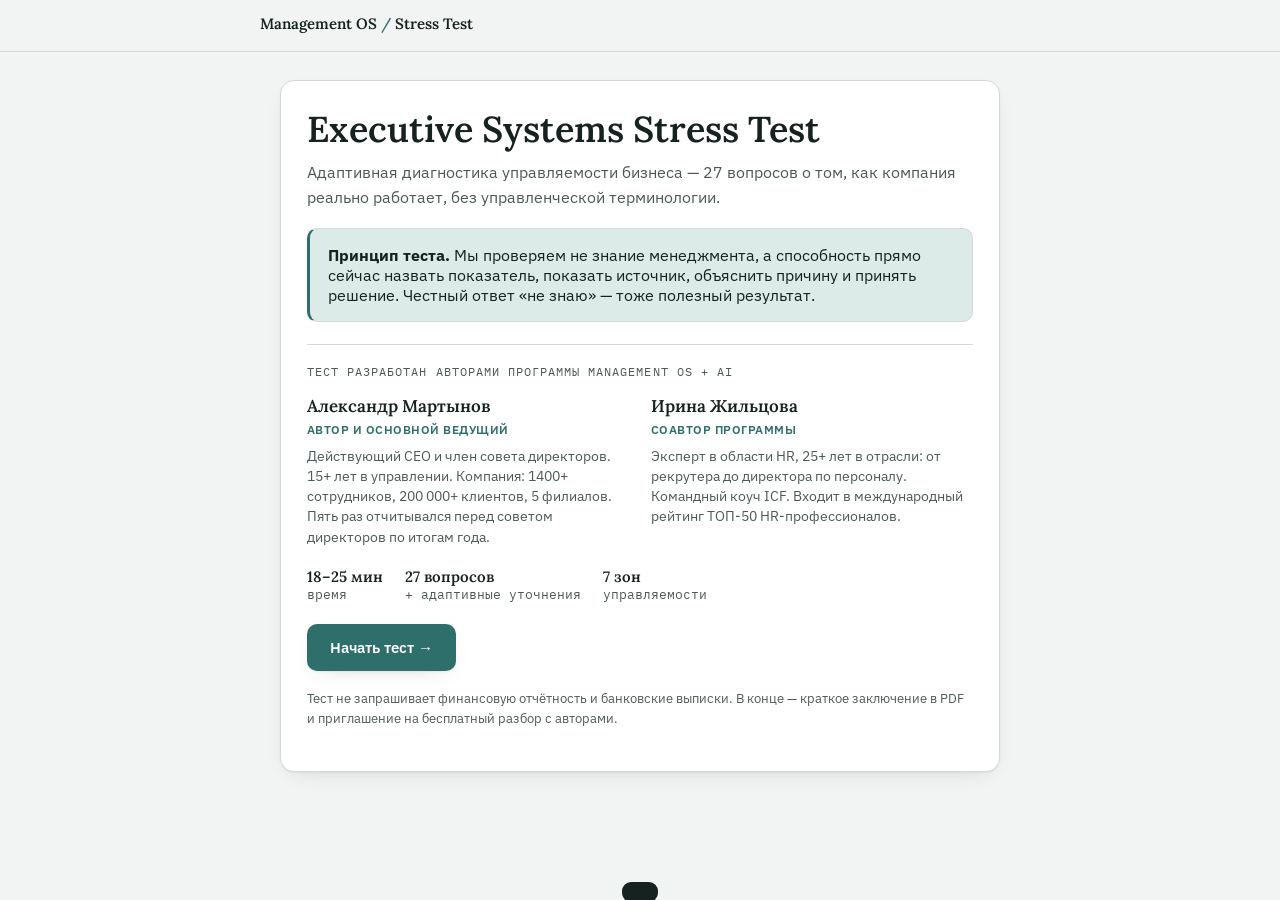
<file: test/index.html>
<!doctype html>
<html lang="ru">
<head>
<meta charset="utf-8">
<meta name="viewport" content="width=device-width,initial-scale=1">
<title>Диагностика системы управления — Management OS</title>
<meta name="description" content="Бесплатная диагностика зрелости системы управления компанией: 27 вопросов, 7 зон, заключение в PDF.">
<meta name="robots" content="index,follow">
<meta property="og:title" content="Диагностика системы управления — Management OS">
<meta property="og:description" content="Бесплатная диагностика зрелости системы управления компанией: 27 вопросов, 7 зон, заключение в PDF.">
</head>
<body>


<link rel="stylesheet" href="../fonts/test.css">
<style>
:root{
  --paper:#F2F4F3; --surface:#FFFFFF; --surface-2:#E7EBEA; --ink:#152220; --ink-soft:#4B5A57;
  --line:#D3DAD8; --accent:#2F6F6B; --accent-ink:#FFFFFF; --accent-soft:#DCEAE8;
  --strong:#3E7A54; --mid:#B98A2E; --weak:#C1703A; --crit:#A63B34;
  --strong-bg:#E4F0E7; --mid-bg:#F5ECDA; --weak-bg:#F6E3D6; --crit-bg:#F2DBD8;
  --shadow: 0 1px 2px rgba(21,34,32,.06), 0 8px 24px -12px rgba(21,34,32,.18);
  --radius: 14px;
}
@media (prefers-color-scheme: dark){
  :root:not([data-theme="light"]){
    --paper:#0F1717; --surface:#182322; --surface-2:#20302E; --ink:#E8EDEC; --ink-soft:#AAB8B5;
    --line:#2B3B39; --accent:#5AB3AC; --accent-ink:#0B1615; --accent-soft:#1E3634;
    --strong:#6BBE85; --mid:#DCAE55; --weak:#DE9160; --crit:#E1685D;
    --strong-bg:#1C2E22; --mid-bg:#332A18; --weak-bg:#33221A; --crit-bg:#331E1B;
    --shadow: 0 1px 2px rgba(0,0,0,.3), 0 12px 32px -16px rgba(0,0,0,.6);
  }
}
:root[data-theme="dark"]{
  --paper:#0F1717; --surface:#182322; --surface-2:#20302E; --ink:#E8EDEC; --ink-soft:#AAB8B5;
  --line:#2B3B39; --accent:#5AB3AC; --accent-ink:#0B1615; --accent-soft:#1E3634;
  --strong:#6BBE85; --mid:#DCAE55; --weak:#DE9160; --crit:#E1685D;
  --strong-bg:#1C2E22; --mid-bg:#332A18; --weak-bg:#33221A; --crit-bg:#331E1B;
  --shadow: 0 1px 2px rgba(0,0,0,.3), 0 12px 32px -16px rgba(0,0,0,.6);
}
*{box-sizing:border-box;}
body{background:var(--paper); color:var(--ink); font-family:"IBM Plex Sans",system-ui,sans-serif; margin:0; padding:0; -webkit-font-smoothing:antialiased;}
.wrap{max-width:760px; margin:0 auto; padding:28px 20px 80px;}
.mono{font-family:"IBM Plex Mono",ui-monospace,monospace;}
h1,h2,h3{font-family:"Lora",Georgia,serif; font-weight:600; text-wrap:balance; margin:0 0 10px;}
h1{font-size:clamp(26px,4.2vw,36px); line-height:1.15;}
h2{font-size:22px; line-height:1.25;}
h3{font-size:17px; line-height:1.3; font-weight:600;}
p{line-height:1.55; margin:0 0 14px; color:var(--ink);}
.muted{color:var(--ink-soft);}
small.muted{font-size:13px;}
a{color:var(--accent);}
.eyebrow{font-family:"IBM Plex Mono",monospace; font-size:12px; letter-spacing:.09em; text-transform:uppercase; color:var(--accent); font-weight:600; margin-bottom:10px; display:flex; align-items:center; gap:8px;}
.eyebrow .dot{width:6px;height:6px;border-radius:50%;background:var(--accent);display:inline-block;}

/* header / progress ruler */
.rule-header{position:sticky; top:0; z-index:20; background:var(--paper); padding:14px 20px 10px; border-bottom:1px solid var(--line);}
.rule-header-inner{max-width:760px; margin:0 auto;}
.rule-top{display:flex; justify-content:space-between; align-items:baseline; margin-bottom:8px;}
.brand{font-family:"Lora",serif; font-weight:600; font-size:15px;}
.brand .sp{color:var(--accent);}
.stepnote{font-family:"IBM Plex Mono",monospace; font-size:11.5px; color:var(--ink-soft);}
.ruler{display:flex; gap:4px;}
.ruler i{flex:1; height:5px; border-radius:3px; background:var(--surface-2); overflow:hidden; position:relative;}
.ruler i b{position:absolute; inset:0; background:var(--accent); transform:scaleX(var(--f,0)); transform-origin:left; display:block; border-radius:3px; transition:transform .35s ease;}

/* card */
.card{background:var(--surface); border:1px solid var(--line); border-radius:var(--radius); padding:28px 26px; box-shadow:var(--shadow);}
.screen{animation:rise .38s ease both;}
@keyframes rise{from{opacity:0; transform:translateY(8px);} to{opacity:1; transform:translateY(0);}}
@media (prefers-reduced-motion: reduce){.screen{animation:none;}}

/* buttons */
.btnrow{display:flex; gap:12px; margin-top:22px; flex-wrap:wrap;}
button, .btn{font-family:"IBM Plex Sans",sans-serif; font-weight:600; font-size:15px; border-radius:10px; padding:13px 22px; border:1px solid transparent; cursor:pointer; transition:transform .12s ease, background .15s ease, border-color .15s ease; text-decoration:none; display:inline-flex; align-items:center; gap:8px;}
button:focus-visible, .btn:focus-visible, select:focus-visible, input:focus-visible, textarea:focus-visible{outline:2px solid var(--accent); outline-offset:2px;}
.btn-primary{background:var(--accent); color:var(--accent-ink); box-shadow:var(--shadow);}
.btn-primary:hover{transform:translateY(-1px);}
.btn-primary:disabled{opacity:.45; cursor:not-allowed; transform:none;}
.btn-ghost{background:transparent; color:var(--ink); border-color:var(--line);}
.btn-ghost:hover{border-color:var(--accent); color:var(--accent);}

/* intro */
.principle{background:var(--accent-soft); border:1px solid var(--line); border-left:3px solid var(--accent); border-radius:10px; padding:16px 18px; margin:18px 0;}
.metarow{display:flex; gap:22px; flex-wrap:wrap; margin:20px 0 6px; font-family:"IBM Plex Mono",monospace; font-size:12.5px; color:var(--ink-soft);}
.metarow b{color:var(--ink); display:block; font-family:"Lora",serif; font-size:15px; font-weight:600;}

/* form fields */
.field{margin-bottom:18px;}
.field label{display:block; font-weight:600; font-size:14.5px; margin-bottom:7px;}
.field .qcode{font-family:"IBM Plex Mono",monospace; color:var(--accent); margin-right:8px; font-size:13px;}
select, input[type=text], input[type=email], textarea{
  width:100%; font-family:"IBM Plex Sans",sans-serif; font-size:14.5px; color:var(--ink);
  background:var(--surface-2); border:1px solid var(--line); border-radius:9px; padding:12px 14px;
  appearance:none; -webkit-appearance:none; line-height:1.4;
}
textarea{resize:vertical; min-height:70px; font-size:14px;}
.selectwrap{position:relative;}
.selectwrap::after{content:"⌄"; position:absolute; right:14px; top:50%; transform:translateY(-58%); font-size:16px; color:var(--ink-soft); pointer-events:none;}
select{padding-right:38px;}
.field.unanswered select{border-color:var(--weak);}

/* zone header */
.zonehead{display:flex; align-items:center; gap:12px; margin-bottom:6px;}
.zonenum{font-family:"IBM Plex Mono",monospace; font-size:13px; color:var(--ink-soft); background:var(--surface-2); border-radius:6px; padding:3px 8px;}

/* result bits */
.scoreband{display:flex; align-items:baseline; gap:14px; margin:6px 0 18px;}
.scorebig{font-family:"Lora",serif; font-weight:700; font-size:52px; line-height:1;}
.scoreof{font-family:"IBM Plex Mono",monospace; color:var(--ink-soft); font-size:15px;}
.zonebars{display:flex; flex-direction:column; gap:10px; margin:14px 0 6px;}
.zonebar-row{display:grid; grid-template-columns:150px 1fr 46px; gap:10px; align-items:center;}
.zonebar-name{font-size:13.5px; font-weight:600;}
.zonebar-track{height:10px; background:var(--surface-2); border-radius:6px; overflow:hidden;}
.zonebar-fill{height:100%; border-radius:6px;}
.zonebar-pct{font-family:"IBM Plex Mono",monospace; font-size:12.5px; text-align:right; color:var(--ink-soft);}

.tag{display:inline-flex; align-items:center; gap:6px; font-family:"IBM Plex Mono",monospace; font-size:11.5px; font-weight:600; letter-spacing:.03em; padding:3px 9px; border-radius:20px; text-transform:uppercase;}
.tag.strong{background:var(--strong-bg); color:var(--strong);}
.tag.mid{background:var(--mid-bg); color:var(--mid);}
.tag.weak{background:var(--weak-bg); color:var(--weak);}
.tag.crit{background:var(--crit-bg); color:var(--crit);}

.callout{border-radius:12px; padding:18px 20px; margin:16px 0; border:1px solid var(--line);}
.callout.risk{background:var(--crit-bg); border-color:var(--crit);}
.callout.route{background:var(--accent-soft); border-color:var(--accent);}
.callout h3{margin-bottom:6px;}
.callout.risk h3{color:var(--crit);}
.callout.route h3{color:var(--accent);}

.list-clean{list-style:none; margin:0 0 14px; padding:0; display:flex; flex-direction:column; gap:10px;}
.list-clean li{padding:12px 14px; background:var(--surface-2); border-radius:10px; font-size:14.5px; line-height:1.45;}
.list-clean li b{display:block; font-size:13px; text-transform:uppercase; letter-spacing:.03em; margin-bottom:3px; font-family:"IBM Plex Mono",monospace; font-weight:600;}
.list-clean.checks li{background:transparent; border:1px solid var(--line);}
.list-clean.checks li:before{content:"→ "; color:var(--accent); font-weight:700;}

hr.sep{border:none; border-top:1px solid var(--line); margin:26px 0;}
.note{font-size:13px; color:var(--ink-soft); background:var(--surface-2); border-radius:10px; padding:12px 14px; line-height:1.5;}
.footer-note{margin-top:34px; text-align:center;}
.contact-row{display:flex; gap:12px; flex-wrap:wrap;}
.contact-row .field{flex:1; min-width:200px;}
.err{color:var(--crit); font-size:13px; margin-top:-10px; margin-bottom:14px; display:none;}
.err.show{display:block;}
.toast{position:fixed; bottom:22px; left:50%; transform:translateX(-50%) translateY(120%); background:var(--ink); color:var(--paper); padding:10px 18px; border-radius:9px; font-size:13.5px; transition:transform .25s ease; z-index:50;}
.toast.show{transform:translateX(-50%) translateY(0);}
.qa-block{margin-bottom:20px; padding-bottom:20px; border-bottom:1px solid var(--line);}
.qa-block:last-child{border-bottom:none;}

.scoreline{color:var(--ink-soft); font-size:13px; margin:-4px 0 18px;}
.minor-actions{margin:10px 0 0; font-size:13px; color:var(--ink-soft); display:flex; align-items:center; gap:10px; flex-wrap:wrap;}
.linkbtn{background:none; border:none; padding:0; font-size:13px; color:var(--ink-soft); text-decoration:underline; cursor:pointer; font-family:"IBM Plex Sans",sans-serif;}
.linkbtn:hover{color:var(--accent);}
.sepdot{color:var(--line);}

/* ---------- ВОПРОС И ВАРИАНТЫ ОТВЕТА ---------- */
.zonelead{color:var(--ink-soft); font-size:14.5px; margin:0 0 14px; max-width:62ch;}
.qtext{font-size:clamp(19px,2.6vw,23px); line-height:1.32; margin:0 0 20px; max-width:60ch;}
.opts{display:flex; flex-direction:column; gap:10px;}
.opt{display:grid; grid-template-columns:30px 1fr; gap:12px; align-items:start; width:100%; text-align:left;
  background:var(--surface); border:1px solid var(--line); border-radius:12px; padding:15px 17px;
  font-family:"IBM Plex Sans",sans-serif; font-size:15px; line-height:1.55; color:var(--ink);
  cursor:pointer; transition:border-color .15s ease, background .15s ease, transform .1s ease;}
.opt:hover{border-color:var(--accent);}
.opt:active{transform:scale(.995);}
.opt-mark{display:inline-flex; align-items:center; justify-content:center; width:26px; height:26px; border-radius:50%;
  border:1.5px solid var(--line); font-size:12.5px; font-weight:600; color:var(--ink-soft); flex:none; margin-top:1px;}
.opt.sel{border-color:var(--accent); background:var(--accent-soft);}
.opt.sel .opt-mark{background:var(--accent); border-color:var(--accent); color:var(--accent-ink);}
.opts.unanswered .opt{border-color:var(--crit);}
@media (max-width:600px){
  .opt{font-size:14.5px; padding:13px 14px; grid-template-columns:26px 1fr; gap:10px;}
  .qtext{font-size:18px; margin-bottom:16px;}
  .zonelead{font-size:13.5px; margin-bottom:12px;}
}

/* ---------- ЛЕПЕСТКОВАЯ ДИАГРАММА ---------- */
.radar-wrap{display:flex; gap:22px; align-items:center; flex-wrap:wrap; margin:18px 0 6px;}
.radar{flex:1 1 300px; max-width:420px;}
.radar text{font-family:"IBM Plex Sans",sans-serif; fill:var(--ink-soft);}
.radar .grid{fill:none; stroke:var(--line);}
.radar .shape{fill:var(--accent); fill-opacity:.16; stroke:var(--accent); stroke-width:2; stroke-linejoin:round;}
.radar .pt{fill:var(--accent);}
.radar-legend{flex:1 1 220px; display:flex; flex-direction:column; gap:7px; min-width:210px;}
.radar-legend div{display:flex; justify-content:space-between; gap:12px; font-size:13.5px; border-bottom:1px solid var(--line); padding-bottom:5px;}
.radar-legend b{font-family:"IBM Plex Mono",monospace; font-weight:600; flex:none;}

/* ---------- ЗАКЛЮЧЕНИЕ ---------- */
.concl-intro{margin:22px 0 6px;}
.conclusion{margin-top:22px;}
.concl-head{border:1px solid var(--line); border-radius:var(--radius); padding:18px 18px 14px; background:var(--surface-2); margin-bottom:26px; display:none;} /* титул документа — только для PDF */
.concl-meta{font-size:11px; letter-spacing:.08em; color:var(--ink-soft); text-transform:uppercase; margin-bottom:10px;}
.concl-title{margin:0 0 6px; font-size:23px; line-height:1.25;}
.concl-scoreline{font-size:12.5px; color:var(--ink-soft); margin-bottom:14px;}
.concl-profile{width:100%; border-collapse:collapse; font-size:13px;}
.concl-profile td{padding:4px 8px 4px 0; vertical-align:top;}
.concl-profile td:nth-child(odd){color:var(--ink-soft); white-space:nowrap; width:1%;}
.concl-sectiontitle{margin-top:30px; padding-top:14px; border-top:2px solid var(--line);}
.concl-zone{margin-bottom:22px; padding-bottom:18px; border-bottom:1px solid var(--line);}
.concl-zone:last-of-type{border-bottom:none;}
.concl-zone h3{margin-bottom:6px;}
.concl-tag{font-size:11px; font-weight:600; letter-spacing:.04em; text-transform:uppercase; padding:3px 8px; border-radius:20px; vertical-align:middle; margin-left:6px;}
.concl-tag.strong{background:var(--strong-bg); color:var(--strong);}
.concl-tag.mid{background:var(--mid-bg); color:var(--mid);}
.concl-tag.weak{background:var(--weak-bg); color:var(--weak);}
.concl-verdict{font-size:15.5px; margin:6px 0 12px;}
.concl-line{margin:8px 0; font-size:14.5px; line-height:1.6;}
.concl-line.weak{border-left:3px solid var(--weak); padding-left:11px;}
.concl-risk{background:var(--crit-bg); border-left:3px solid var(--crit); border-radius:0 8px 8px 0; padding:11px 14px; margin:12px 0; font-size:14px; line-height:1.6;}
.concl-appendix{margin-top:28px; border:1px solid var(--line); border-radius:var(--radius); padding:12px 16px;}
.concl-appendix summary{cursor:pointer; font-weight:600; font-size:14.5px;}
.concl-app-table{width:100%; border-collapse:collapse; font-size:12.5px; margin-top:12px;}
.concl-app-table td{padding:7px 8px; border-bottom:1px solid var(--line); vertical-align:top;}
.concl-app-table td:first-child{width:44px; color:var(--ink-soft);}
.concl-app-table td:last-child{width:38%;}
.concl-app-zone td{background:var(--surface-2); font-weight:600; font-size:13px;}
.concl-note{margin-top:24px;}

/* ---------- ПЕЧАТЬ / PDF ---------- */
@media print{
  @page{ size:A4; margin:16mm 14mm; }
  :root{ --paper:#fff; --surface:#fff; --surface-2:#F2F4F3; --ink:#111; --ink-soft:#555; --line:#CCC; }
  html,body{background:#fff !important; color:#111 !important;}
  .rule-header, .toast, .btnrow, .no-print, .footer-note, .zonebars, .scoreband, .minor-actions, .scoreline{display:none !important;}
  .wrap{max-width:none; padding:0;}
  .screen.card{box-shadow:none !important; border:none !important; padding:0 !important; margin:0 !important; background:#fff !important;}
  .screen.card > h2, .screen.card > .eyebrow, .screen.card > .callout, .screen.card > ul, .screen.card > p.scoreline,
  .screen.card > h3:not(.concl-sectiontitle), .screen.card > .note, .screen.card > hr,
  .concl-intro{display:none !important;}   /* в PDF уходит только само заключение */
  .conclusion{display:block !important; margin:0;}
  .concl-head{display:block !important; border:2px solid #111; background:#fff; page-break-after:avoid;}
  .concl-title{font-size:21px;}
  .concl-zone{border-bottom:1px solid #DDD; margin-bottom:14px; padding-bottom:12px;}
  .concl-zone h3, .concl-verdict{page-break-after:avoid;}
  .concl-line, .concl-risk, .checks li, .concl-head{page-break-inside:avoid;}
  h3{page-break-after:avoid;}
  .concl-sectiontitle{border-top:none; padding-top:0;}
  .concl-sectiontitle.pagebreak{page-break-before:always;}
  p{orphans:2; widows:2;}
  .concl-appendix{page-break-before:always; border:none; padding:0;}
  .concl-appendix summary{list-style:none; font-size:16px; font-family:"Lora",Georgia,serif;}
  .concl-appendix summary::-webkit-details-marker{display:none;}
  .concl-app-table{font-size:10.5px;}
  .concl-app-table tr{page-break-inside:avoid;}
  .concl-risk{background:#F7EAE8 !important; -webkit-print-color-adjust:exact; print-color-adjust:exact;}
  .concl-tag{border:1px solid #999; background:#fff !important; color:#111 !important;}
  a{text-decoration:none; color:#111;}
}

/* ---------- риски, код результата, приглашение ---------- */
body{margin:0;}
.concl-risk.mid{background:var(--mid-bg); border-left-color:var(--mid);}
.concl-risk.ok{background:var(--strong-bg); border-left-color:var(--strong);}
.concl-risk .rk-tag{display:block; font-family:"IBM Plex Mono",monospace; font-size:11px; letter-spacing:.08em; text-transform:uppercase; color:var(--crit); margin-bottom:3px;}
.concl-risk.mid .rk-tag{color:var(--mid);} .concl-risk.ok .rk-tag{color:var(--strong);}
.invite{border:1px solid var(--accent); background:var(--accent-soft); border-radius:12px; padding:18px 20px; margin:26px 0 8px;}
.invite h3{margin:0 0 8px; color:var(--accent);}
.invite p{margin:0 0 12px;}
.codebox{display:flex; flex-wrap:wrap; align-items:baseline; gap:6px 14px; background:var(--surface); border:1px dashed var(--accent); border-radius:10px; padding:12px 14px; margin:4px 0 12px;}
.codebox span{font-size:12.5px; color:var(--ink-soft);}
.codebox b{font-size:19px; letter-spacing:.05em; color:var(--ink); word-break:normal; overflow-wrap:normal;}
.invite .small{font-size:13px; color:var(--ink-soft); margin:0;}
.authors{margin:22px 0 4px; padding-top:18px; border-top:1px solid var(--line);}
.authors .al{font-family:"IBM Plex Mono",monospace; font-size:11.5px; letter-spacing:.09em; text-transform:uppercase; color:var(--ink-soft); margin:0 0 12px;}
.authors .ag{display:grid; grid-template-columns:1fr 1fr; gap:16px 22px;}
.authors .ap{min-width:0;}
.authors .an{font-family:"Lora",Georgia,serif; font-weight:600; font-size:17px; color:var(--ink); margin:0;}
.authors .ar{font-size:12px; letter-spacing:.04em; text-transform:uppercase; color:var(--accent); font-weight:600; margin:2px 0 6px;}
.authors .ad{font-size:13.5px; line-height:1.5; color:var(--ink-soft); margin:0;}
.authors.inpdf{margin:22px 0 0;}
@media (max-width:560px){ .authors .ag{grid-template-columns:1fr;} }
.code-input{font-family:"IBM Plex Mono",monospace !important; font-size:18px !important; letter-spacing:.05em; text-transform:uppercase;}
@media print{ .invite{background:#fff !important; border:2px solid #2F6F6B;} .codebox{border:1px dashed #2F6F6B;} }
</style>

<div class="rule-header"><div class="rule-header-inner">
  <div class="rule-top">
    <div class="brand">Management OS <span class="sp">/</span> Stress&nbsp;Test</div>
    <div class="stepnote" id="stepnote"></div>
  </div>
  <div class="ruler" id="ruler"></div>
</div></div>

<div class="wrap"><div id="app"></div></div>
<div class="toast" id="toast"></div>

<script>
/* =========================================================
   CONFIG — измените под себя
   ========================================================= */
const CONFIG = {
  telegram: "ecmen11"   // Telegram для записи на разбор
};

/* =========================================================
   DATA — вопросы, зоны, веса (MOS-EST-03, редакция 4.1)
   ========================================================= */
const LETTER_VALUE = { A:2, B:1, C:0 };

const PROFILE_QUESTIONS = [
  { code:"PR1", label:"Ваша роль", options:[
    ["owner","Собственник"], ["owner_ceo","Собственник и CEO"], ["hired_ceo","Наёмный CEO"], ["other","Другое"]
  ]},
  { code:"PR2", label:"Численность сотрудников", options:[
    ["lt20","до 20"], ["21-50","21–50"], ["51-200","51–200"], ["201-500","201–500"], ["500+","500 и более"]
  ]},
  { code:"PR3", label:"Возраст бизнеса", options:[
    ["lt2","до 2 лет"], ["3-5","3–5 лет"], ["6-10","6–10 лет"], ["10+","10+ лет"]
  ]},
  { code:"PR4", label:"Тип бизнеса", options:[
    ["services","Услуги"], ["trade","Торговля"], ["production","Производство"], ["construction","Строительство"], ["it","IT"], ["other","Другое"]
  ]},
  { code:"PR5", label:"Юридическая структура", options:[
    ["single","Одно юрлицо"], ["few","Два-три связанных юрлица"], ["holding","Холдинговая структура (несколько юрлиц, ИП, SPV)"]
  ]},
];

function zone(key,title,subtitle,weight,questions){ return {key,title,subtitle,weight,questions}; }
function q(code,label,text,options,check){ return {code,label,text,options,check}; }

const ZONES = [
  zone("strategy","Стратегия","Есть ли у бизнеса ясное видение, измеримые цели на среднесрок и расчёт того, что нужно для роста",13,[
    q("S01","Миссия и стратегическое видение","Сформированы ли у компании миссия и стратегическое видение — куда и зачем движется бизнес в ближайшие 3-5 лет?",[
      ["A","Миссия и видение сформулированы и зафиксированы в стратегии развития, ими владеет вся команда, и они реально влияют на решения."],
      ["B","Миссия или видение есть, но фрагментарно: не зафиксированы, известны не всем или на решения не влияют."],
      ["C","Миссии и стратегического видения фактически нет."]
    ], "Сформулируйте видение на 3-5 лет в 3-4 предложениях и проверьте, могут ли два ваших руководителя пересказать его своими словами."),
    q("S02","Оцифрованные стратегические цели","Есть ли у компании конкретные стратегические цели в цифрах — с целевыми значениями и сроками достижения?",[
      ["A","Стратегические цели зафиксированы в цифрах, с целевыми значениями и сроками, и утверждены собственником или советом директоров."],
      ["B","Цели есть, но частично: часть без цифр, целевых значений или сроков — скорее направления, чем цели."],
      ["C","Оцифрованных стратегических целей нет — есть общие намерения."]
    ], "Запишите 3-5 стратегических целей компании в цифрах: текущее значение, целевое значение и срок."),
    q("S03","Расчёт ресурсов под рост","Есть ли расчёт того, сколько денег, людей и ключевых компетенций потребуется компании, чтобы выйти на запланированный масштаб?",[
      ["A","Есть расчёт по каждому виду ресурсов — деньги, люди, компетенции — с привязкой к срокам."],
      ["B","Расчёт есть частично — например, по деньгам или численности, но не по всем видам ресурсов."],
      ["C","Расчёта потребности в ресурсах для роста фактически нет."]
    ], "Посчитайте, сколько денег, людей и компетенций потребует ваш план роста на ближайший год и к каким срокам они понадобятся."),
  ]),
  zone("finance","Финансы","Способность быстро увидеть экономическую реальность компании, а не бухгалтерская грамотность директора",16,[
    q("F01","Прогноз кассовых разрывов","Насколько заранее компания обычно видит возможный кассовый разрыв — момент, когда денег не хватит на текущие платежи?",[
      ["A","Компания видит кассовый разрыв за 2-3 месяца вперёд, по регулярно обновляемому платёжному календарю."],
      ["B","Разрыв обычно замечают заранее, но не системно — за несколько дней или после ручного сбора данных."],
      ["C","Кассовый разрыв обнаруживается, когда платёж уже приходится переносить."]
    ], "Постройте платёжный календарь на 13 недель вперёд и определите минимальный остаток денег."),
    q("F02","Понимание, где находятся деньги","Знаете ли вы, где сейчас находятся деньги компании — сколько зависло в долгах клиентов, в товаре на складе, в выданных авансах?",[
      ["A","Да: минимум раз в неделю получаю от команды справку с суммами по каждой статье и всегда вижу картину."],
      ["B","Такая информация доходит от случая к случаю, по запросу — регулярной картины нет."],
      ["C","Такой информацией не владею — этот вопрос не в повестке."]
    ], "Попросите команду подготовить справку: сколько денег сейчас в долгах клиентов, в товаре на складе и в выданных авансах — и поставьте её на еженедельный контроль."),
    q("F03","Доходность вложенного капитала","Можете ли вы сказать, сколько процентов годовых реально зарабатывают деньги, вложенные в компанию её собственниками, и оценить, было бы выгоднее вложить их во что-то другое с похожим уровнем риска?",[
      ["A","Знаем точную доходность на вложенный капитал в процентах годовых, её динамику и с чем справедливо сравнивать."],
      ["B","Доходность в процентах годовых прикидываем, но не сравниваем с альтернативами и не следим за динамикой."],
      ["C","Процентную доходность на вложенный капитал не считаем — смотрим только на абсолютную прибыль или дивиденды."]
    ], "Посчитайте, сколько процентов годовых реально зарабатывают деньги, вложенные в компанию, и сравните со ставкой банковского депозита."),
    q("F04","Маржинальность продуктов и направлений","Можете ли вы прямо сейчас уверенно назвать конкретные продукты или виды деятельности, которые маржинально положительны — покрывают постоянные затраты и приносят прибыль?",[
      ["A","Да — управленческая отчётность выделяет прямую маржу по каждому продукту или направлению, без субъективного распределения общих затрат."],
      ["C","Нет — управленческая отчётность делит затраты на прямые и косвенные с субъективным распределением по продуктам, поэтому точного ответа таким способом получить нельзя."]
    ], "Проверьте, как в вашей управленческой отчётности считается прибыль по продуктам: есть ли там прямая маржа без распределения общих затрат. Если нет — посчитайте её так хотя бы за один месяц."),
    q("F05","Финансовая устойчивость и риск банкротства","Можете ли вы прямо сейчас дать обоснованную оценку финансовой устойчивости и платёжеспособности компании — сейчас и на ближайшую перспективу?",[
      ["A","Да — финансовый анализ проводится регулярно, необходимые коэффициенты рассчитываются, у меня есть и текущее, и перспективное понимание ситуации."],
      ["C","Нет — регулярный финансовый анализ и прогноз не делаются, оценка ситуации происходит несистемно и интуитивно."]
    ], "Посчитайте для своей компании коэффициент текущей ликвидности и коэффициент финансовой независимости — и обсудите с финансистом, что они означают именно для вашего бизнеса."),
  ]),
  zone("execution","Оперативное целеполагание и кроссфункциональное взаимодействие","Доходят ли цели компании до конкретных задач с ответственным и сроком, или теряются по дороге",12,[
    q("E01","Цели и ключевые результаты по направлениям развития","Определены ли по ключевым направлениям развития компании цели и ключевые результаты, которые покажут, что цель достигнута, на этот или следующий год?",[
      ["A","По каждому ключевому направлению есть цель и 2-4 ключевых результата с цифрами «было/будет», сроком и ответственным."],
      ["B","Цели и ключевые результаты определены частично — не по всем направлениям, без цифр, срока или ответственного."],
      ["C","Целей по ключевым направлениям и измеримых ключевых результатов фактически нет."]
    ], "Возьмите одно ключевое направление и сформулируйте для него 2-3 ключевых результата: цифра «было», цифра «будет», срок, ответственный."),
    q("E02","Кроссфункциональное участие в целях и их достижении","Участвуют ли руководители и эксперты разных подразделений в выработке целей и ключевых результатов вместе с руководством компании, а затем совместно работают над их достижением?",[
      ["A","Да — цели и ключевые результаты вырабатываются с участием разных подразделений, и команда регулярно и совместно работает над их достижением."],
      ["B","Частично: либо цели спускаются сверху без участия команды в их выработке, либо совместная работа над достижением идёт нерегулярно."],
      ["C","Цели ставятся сверху, а достижение идёт внутри отдельных подразделений — горизонтального взаимодействия между отделами практически нет."]
    ], "Пригласите на выработку одной цели или ключевого результата экспертов минимум из двух смежных подразделений — и оцените, изменилось ли качество и реализуемость результата."),
    q("E03","План действий по ключевым результатам","По каждому ключевому результату сформирован ли конкретный план действий — кто, что делает и к какому сроку, — и регулярно ли факт сверяют с планом?",[
      ["A","По каждому ключевому результату есть план действий с ответственным и сроком по каждой задаче, факт регулярно сверяют с планом."],
      ["B","Планы действий есть частично — не по всем ключевым результатам, без ответственных, сроков или регулярной сверки."],
      ["C","План действий по целям и ключевым результатам заранее не прописывается — формируется по ситуации, с колёс."]
    ], "Возьмите один ключевой результат и распишите план действий по нему: кто, что делает и к какому сроку — и поставьте его на еженедельный контроль."),
  ]),
  zone("people","Люди","Видит ли компания дефицит кадров, риск ухода ключевых людей и что реально помогает их удержать",18,[
    q("P01","Аналитика текучести кадров","Можете ли вы прямо сейчас точно на цифрах назвать обеспеченность кадрами и текучесть с начала года — по компании, по ключевым сотрудникам и по подразделениям — и дать прогноз на предстоящий год?",[
      ["A","Да — такая аналитика ведётся регулярно, знаю точные цифры по компании, ключевым сотрудникам и подразделениям, есть прогноз на год."],
      ["B","Аналитика ведётся фрагментарно — отдельные цифры есть, но единой картины по компании, ключевым сотрудникам и подразделениям нет."],
      ["C","Нет — такая аналитика на регулярной основе не ведётся, картина о кадрах складывается интуитивно."]
    ], "Посчитайте текучесть и обеспеченность кадрами с начала года — по компании и по 2-3 ключевым подразделениям — и сформируйте прогноз на предстоящий год."),
    q("P02","Риск ухода ключевых сотрудников","Можете ли вы прямо сейчас назвать ключевых труднозаменимых сотрудников и риск ухода каждого из них?",[
      ["A","Есть список ключевых сотрудников с оценкой риска ухода, причин и готовности замены по каждому."],
      ["B","Ключевые сотрудники известны, но риск ухода и замена оценены не по всем."],
      ["C","Системно ключевых сотрудников и риск их ухода не отслеживаем."]
    ], "Составьте список из 5-10 труднозаменимых сотрудников и честно оцените риск ухода каждого."),
    q("P03","Беседы при увольнении и превентивные беседы с ключевыми сотрудниками","Проводятся ли структурированные беседы с увольняющимися сотрудниками и превентивные беседы с ключевыми действующими сотрудниками, а выявленные проблемы и предложения превращаются в план действий по удержанию со сроками и ответственными?",[
      ["A","Да — оба вида бесед идут регулярно, по сценарию, а выявленное превращается в план действий со сроками и ответственными."],
      ["B","Беседы бывают, но нерегулярно или без превращения выявленного в план действий со сроками и ответственными."],
      ["C","Беседы случаются время от времени — структурированного процесса обратной связи и решения проблем нет."]
    ], "Проведите 3 таких беседы — одну с увольняющимся сотрудником и две превентивные с ключевыми действующими — и оформите по итогам план действий со сроками и ответственными."),
    q("P04","Индекс лояльности сотрудников","Измеряете ли вы индекс лояльности сотрудников — по компании, по подразделениям и по отдельным руководителям, — и превращаете ли результаты в карту факторов лояльности и нелояльности и план действий по её повышению?",[
      ["A","Да — измеряем анонимно по компании, подразделениям и отдельным руководителям, видим факторы лояльности и нелояльности и реализуем план действий по итогам."],
      ["B","Индекс измеряем частично — например, только по компании в целом, без разбивки по руководителям или без карты факторов и плана действий."],
      ["C","Такое измерение лояльности сотрудников не проводим."]
    ], "Проведите анонимный опрос лояльности хотя бы по одному подразделению — с вопросами и про компанию, и про непосредственного руководителя — и выделите 2-3 главных фактора, которые на неё влияют."),
  ]),
  zone("customer","Клиенты","Измеряет ли руководство лояльность клиентов, понимает ли, что на неё влияет, и видит ли ранний сигнал о падении спроса",15,[
    q("C01","Система управления клиентской лояльностью","Измеряете ли вы индекс лояльности или удовлетворённости клиентов (например, NPS), выявляете ли факторы лояльности и нелояльности и доводите ли их до конкретных изменений — как в решении проблем отдельных клиентов, так и в бизнес-процессах компании?",[
      ["A","Да — считаем индекс, регулярно выявляем факторы лояльности и нелояльности, решаем проблемы конкретных клиентов (малый контур) и системно меняем бизнес-процессы по повторяющимся проблемам (большой контур)."],
      ["B","Индекс считаем, но система работает частично — например, решаем проблемы отдельных клиентов, но не систематизируем их для изменений в бизнес-процессах, или наоборот."],
      ["C","Индекс лояльности или удовлетворённости клиентов не считаем."]
    ], "Проведите опрос лояльности (например, NPS) хотя бы по одному сегменту клиентов и выделите 1-2 наиболее частые проблемы, которые называют клиенты."),
    q("C02","Карта пути клиента (CJM)","Отслеживаете ли вы путь клиента через все точки контакта с компанией — с помощью карты клиентского пути (Customer Journey Map), измеряете ли его ожидания, эмоции и удовлетворённость в каждой точке контакта и работаете ли системно над улучшением проблемных мест?",[
      ["A","Да — карта пути клиента построена и актуализируется, по каждой точке контакта известны ожидания и удовлетворённость клиента, проблемные места системно улучшаются."],
      ["B","Отдельные точки контакта или этапы пути анализируем, но целостной карты пути клиента нет, либо она не используется для системных улучшений."],
      ["C","Путь клиента через точки контакта не отслеживаем."]
    ], "Постройте упрощённую карту пути клиента по одному ключевому сценарию — например, от первого обращения до покупки — и отметьте на ней 2-3 самые проблемные точки контакта."),
    q("C03","Речевая аналитика и ИИ-анализ обратной связи","Работает ли у вас в компании автоматизированная система речевой аналитики — транскрибируются ли переговоры с клиентами и анализируются ли при помощи искусственного интеллекта, и превращаются ли результаты анализа в план корректирующих мер?",[
      ["A","Да — переговоры с клиентами транскрибируются и анализируются при помощи искусственного интеллекта, по результатам анализа принимается план корректирующих мер."],
      ["B","Переговоры с клиентами анализируются частично — например, выборочно, вручную или без регулярного плана корректирующих мер."],
      ["C","Такая работа не проводится."]
    ], "Прослушайте или прочитайте 10-15 последних разговоров или переписок с клиентами (при желании — с помощью любого доступного ИИ-инструмента) и выделите 2-3 повторяющиеся проблемы."),
    q("C04","Концентрация выручки на крупных клиентах","Знаете ли вы, какая доля выручки приходится на постоянных клиентов, и что произойдёт с бизнесом, если один-два крупнейших клиента уйдут?",[
      ["A","Знаем долю выручки от крупнейших клиентов; есть план снижения риска, если зависимость высока."],
      ["B","Есть общее представление, кто крупные клиенты, но точных цифр или плана нет."],
      ["C","Такую зависимость не отслеживаем."]
    ], "Посчитайте, какая доля выручки приходится на трёх крупнейших клиентов, и что случится, если один из них уйдёт."),
  ]),
  zone("decisions","Решения","Принимаются ли важные решения коллегиально, по понятному алгоритму, и контролируется ли их реализация",14,[
    q("D01","Коллегиальность принятия решений","Важные решения в компании принимаются коллегиально, по формальной процедуре с обсуждением и голосованием ключевых руководителей, или это всегда единоличное, директивное решение первого лица?",[
      ["A","Важные решения проходят формальную процедуру — обсуждение вариантов и голосование или согласование ключевых руководителей, даже если финальное слово за первым лицом."],
      ["B","Формальной процедуры нет, но мнение ключевых руководителей перед решением обычно учитывается."],
      ["C","Важные решения принимаются единолично, директивно, без обсуждения с командой."]
    ], "На следующем важном решении проведите очное обсуждение с 2-3 ключевыми руководителями до того, как решение будет принято, и зафиксируйте их позиции."),
    q("D02","Алгоритм выработки решений и роль ИИ","Существует ли в компании обязательный алгоритм подготовки важных решений — сбор информации, в том числе анализ больших массивов данных с помощью ИИ, подготовка нескольких альтернатив, их оценка и реализация принятого решения со сроками, ответственными и контрольными точками, — без прохождения которого решение не принимается?",[
      ["A","Да — важные решения проходят обязательный алгоритм: сбор данных (в том числе с помощью ИИ), подготовка и оценка нескольких альтернатив, а после принятия — реализация со сроками, ответственными и контрольными точками."],
      ["B","Отдельные элементы алгоритма используются — например, сбор данных или сравнение альтернатив, — но целостной обязательной процедуры нет."],
      ["C","Такого алгоритма нет — решения принимаются без формализованной подготовки."]
    ], "На следующем крупном решении пройдите весь цикл письменно: соберите ключевые данные, сформулируйте минимум два альтернативных варианта, оцените их и зафиксируйте сроки, ответственного и контрольную точку по реализации."),
    q("D03","Чек-листы контроля решений","Существует ли в компании система чек-листов, с помощью которых контролируется принятие и реализация важных решений?",[
      ["A","Да — по важным решениям есть чек-листы, которые используются и на этапе принятия решения, и при контроле его реализации."],
      ["B","Чек-листы есть, но используются нерегулярно или только на одном из этапов — либо при принятии решения, либо при контроле реализации."],
      ["C","Системы чек-листов для контроля решений нет."]
    ], "Составьте чек-лист из 5-7 пунктов для контроля принятия и реализации одного текущего важного решения и пройдите по нему."),
  ]),
  zone("ai","ИИ","Используют ли руководители ИИ в ежедневной работе, автоматизированы ли процессы и есть ли правила применения",12,[
    q("A01","Персональные AI-ассистенты у менеджмента","Пользуются ли ключевые руководители компании личными AI-ассистентами на регулярной основе в своей работе?",[
      ["A","Да, большинство ключевых руководителей регулярно используют персональных AI-ассистентов в рабочих задачах."],
      ["B","Отдельные руководители иногда используют, но это не общая практика."],
      ["C","Персональные AI-ассистенты в работе менеджмента практически не используются."]
    ], "Предложите каждому из 3-5 ключевых руководителей завести персонального AI-ассистента и использовать его хотя бы для одной рабочей задачи в течение недели."),
    q("A02","Глубокое исследование (Deep Research) при подготовке решений","При подготовке проектов решений и аналитических материалов менеджмент использует функцию глубокого исследования (Deep Research) в ИИ-инструментах?",[
      ["A","Да, регулярно используем Deep Research при подготовке значимых аналитических материалов и проектов решений."],
      ["B","Пробовали или используем эпизодически, не как постоянную практику."],
      ["C","Функцию Deep Research не используем."]
    ], "Подготовьте один аналитический материал или проект решения с использованием функции Deep Research в любом доступном ИИ-инструменте."),
    q("A03","Агентные системы ИИ в бизнес-процессах","Использует ли менеджмент агентные системы ИИ — автономных ИИ-агентов, которые сами выполняют рабочую задачу из нескольких шагов (например, собирают отчёт из разных источников или обрабатывают поток заявок), а не только отвечают в чате, — и есть ли на предприятии хотя бы один повторяющийся бизнес-процесс, автоматизированный с помощью таких систем?",[
      ["A","Да — есть хотя бы один регулярный бизнес-процесс, автоматизированный с помощью агентных ИИ-систем, с понятным результатом и ответственным."],
      ["B","Агентные системы пробуем или используем эпизодически, но ни один процесс полностью не автоматизирован."],
      ["C","Агентные системы ИИ не используем."]
    ], "Выберите один повторяющийся процесс и попробуйте автоматизировать его хотя бы частично с помощью агентной ИИ-системы."),
    q("A04","Структурированные базы знаний для анализа с ИИ","Сформированы ли на предприятии структурированные базы знаний — документы, данные, регламенты, — на основе которых с помощью ИИ ведётся анализ и принимаются решения?",[
      ["A","Да — есть структурированная база знаний, которую ИИ использует для анализа и подготовки решений."],
      ["B","База знаний есть, но она разрозненная, или ИИ с ней системно не работает."],
      ["C","Структурированной базы знаний для работы ИИ нет."]
    ], "Соберите ключевые документы по одному направлению в единую папку или базу и попробуйте получить с их помощью от ИИ ответ на конкретный рабочий вопрос."),
    q("A05","Регламент применения ИИ","Существует ли на предприятии регламент, регулирующий вопросы применения ИИ — что можно и нельзя загружать, кто отвечает за использование, какие инструменты разрешены?",[
      ["A","Да, регламент применения ИИ существует и соблюдается."],
      ["B","Формального регламента нет, но есть неписаные правила или устные договорённости."],
      ["C","Использование ИИ никак не регулируется."]
    ], "Составьте краткий регламент на одну страницу с базовыми правилами использования ИИ в компании — что можно, что нельзя, кто отвечает."),
  ]),
];

const ALL_QUESTIONS = ZONES.flatMap(z => z.questions.map(qq => ({...qq, zoneKey:z.key, zoneTitle:z.title, zoneWeight:z.weight})));
const TOTAL_QUESTIONS = ALL_QUESTIONS.length;
const ZONE_OF_CODE = Object.fromEntries(ALL_QUESTIONS.map(qq => [qq.code, qq.zoneKey]));
// порог маршрута Diagnostic Sprint — доля слабых ответов, а не фиксированное число
const DIAGNOSTIC_WEAK_THRESHOLD = Math.ceil(TOTAL_QUESTIONS * 0.26);

/* =========================================================
   КОД РЕЗУЛЬТАТА — все ответы, упакованные в короткую строку.
   Ничего не хранится на сервере: код сам несёт профиль и 27 ответов.
   ========================================================= */
const CODE_ALPHABET = "23456789ABCDEFGHJKLMNPQRSTUVWXYZ";   // без 0/O, 1/I — чтобы не путать
const CODE_VERSION = "A";                                     // MOS-EST-03, редакция 4.1
const CODE_DATA_LEN = 11;
const CODE_FIELDS = [
  ...PROFILE_QUESTIONS.map(pq=>({kind:"p", code:pq.code, values:pq.options.map(o=>o[0])})),
  ...ALL_QUESTIONS.map(qq=>({kind:"q", code:qq.code, values:qq.options.map(o=>o[0])}))
];
function codeCheck(s){
  let h = 7;
  for(const ch of s) h = (h*37 + CODE_ALPHABET.indexOf(ch) + 1) % 1021;
  return CODE_ALPHABET[Math.floor(h/32)] + CODE_ALPHABET[h%32];
}
function encodeResult(){
  let n = 0n;
  for(const f of CODE_FIELDS){
    const v = f.kind==="p" ? state.profile[f.code] : state.answers[f.code];
    const idx = Math.max(0, f.values.indexOf(v));
    n = n*BigInt(f.values.length) + BigInt(idx);
  }
  let s = "";
  for(let i=0;i<CODE_DATA_LEN;i++){ s = CODE_ALPHABET[Number(n%32n)] + s; n = n/32n; }
  const body = CODE_VERSION + s;
  const full = body + codeCheck(body);
  return "MOS-" + full.slice(0,5) + "-" + full.slice(5,10) + "-" + full.slice(10);
}
function decodeResult(raw){
  let s = String(raw||"").toUpperCase().replace(/[^0-9A-Z]/g,"");
  if(s.startsWith("MOS")) s = s.slice(3);
  if(s.length !== 1 + CODE_DATA_LEN + 2) return {error:"Код должен состоять из 14 знаков после MOS. Проверьте, что он скопирован целиком."};
  if([...s].some(ch=>CODE_ALPHABET.indexOf(ch)<0)) return {error:"В коде есть недопустимые знаки. Цифр 0 и 1 и букв O и I в коде не бывает."};
  const body = s.slice(0,-2);
  if(codeCheck(body) !== s.slice(-2)) return {error:"Код не прошёл проверку — вероятно, в нём опечатка."};
  if(body[0] !== CODE_VERSION) return {error:"Код от другой версии теста."};
  let n = 0n;
  for(const ch of body.slice(1)) n = n*32n + BigInt(CODE_ALPHABET.indexOf(ch));
  const profile = {}, answers = {};
  for(let i=CODE_FIELDS.length-1;i>=0;i--){
    const f = CODE_FIELDS[i], r = BigInt(f.values.length);
    const idx = Number(n % r); n = n / r;
    (f.kind==="p" ? profile : answers)[f.code] = f.values[idx];
  }
  if(n !== 0n) return {error:"Код не соответствует ни одному набору ответов."};
  return {profile, answers};
}

/* сохранение PDF: в окне Claude — через загрузки, на обычном сайте — скачиванием файла */
async function saveBlob(blob, filename){
  let downloads = null;
  try{ downloads = (window.claude && claude.use) ? await claude.use("downloads") : null; }catch(e){ downloads = null; }
  if(downloads){
    const res = await downloads.save({ filename, data: blob });
    return res && res.status === "saved";
  }
  const url = URL.createObjectURL(blob);
  const a = document.createElement("a");
  a.href = url; a.download = filename; a.rel = "noopener";
  document.body.appendChild(a); a.click(); a.remove();
  setTimeout(()=>URL.revokeObjectURL(url), 60000);
  return true;
}
async function pdfButton(btn, filename, okMsg){
  const label = btn.textContent;
  btn.disabled = true; btn.textContent = "Собираю PDF…";
  try{
    const blob = await makePdfBlob();
    const ok = await saveBlob(blob, filename);
    if(ok) toast(okMsg);
  }catch(err){
    const code = err && err.code;
    if(code === "declined" || code === "rate_limited"){ /* отказ пользователя — молча */ }
    else toast("Не удалось собрать PDF — проверьте интернет и попробуйте ещё раз");
  }finally{
    btn.disabled = false; btn.textContent = label;
  }
}

const AUTHORS_HTML = (cls, label)=>`<div class="authors ${cls}">
    <p class="al">${label}</p>
    <div class="ag">
      <div class="ap"><p class="an">Александр Мартынов</p><p class="ar">Автор и основной ведущий</p>
        <p class="ad">Действующий CEO и член совета директоров. 15+ лет в управлении. Компания: 1400+ сотрудников, 200 000+ клиентов, 5 филиалов. Пять раз отчитывался перед советом директоров по итогам года.</p></div>
      <div class="ap"><p class="an">Ирина Жильцова</p><p class="ar">Соавтор программы</p>
        <p class="ad">Эксперт в области HR, 25+ лет в отрасли: от рекрутера до директора по персоналу. Командный коуч ICF. Входит в международный рейтинг ТОП-50 HR-профессионалов.</p></div>
    </div>
  </div>`;

function plural(n, forms){ // forms: [1, 2-4, 5+]
  const n10 = n % 10, n100 = n % 100;
  if(n10 === 1 && n100 !== 11) return forms[0];
  if(n10 >= 2 && n10 <= 4 && (n100 < 12 || n100 > 14)) return forms[1];
  return forms[2];
}

// Критические переопределения — приоритет сверху вниз
const CRITICAL_RULES = [
  { code:"F01", risk:"Компания не видит кассовый разрыв заранее.", detail:"Дефицит денег обычно обнаруживается в момент, когда платёж уже нужно переносить, а не за 8-13 недель, когда есть время подготовиться. Это создаёт риск кассовых авралов, потери доверия поставщиков и вынужденных займов на невыгодных условиях." },
  { code:"C04", risk:"Выручка критически зависит от нескольких клиентов.", detail:"Компания не отслеживает, какая доля выручки приходится на крупнейших клиентов. Уход одного-двух из них может ударить по бизнесу непропорционально сильно и неожиданно." },
  { code:"P02", risk:"Риск потери ключевого сотрудника не отслеживается.", detail:"Компания системно не отслеживает, кто из труднозаменимых сотрудников может уйти и что произойдёт с бизнесом и с знаниями, которые уйдут вместе с ним." },
  { code:"C01", risk:"Система управления клиентской лояльностью не работает как единое целое.", detail:"Компания либо не измеряет лояльность клиентов, либо измеряет, но не доводит результаты до решения проблем — ни точечного (малый контур), ни системного, через изменение бизнес-процессов (большой контур). Клиентская лояльность — опережающий, а не запаздывающий сигнал: без замкнутого контура падение спроса становится заметно только тогда, когда оно уже отразилось на выручке." },
  { code:"S02", risk:"У компании нет оцифрованных стратегических целей.", detail:"Есть направления и намерения, но нет целей в цифрах с целевыми значениями и сроками. В этом случае невозможно проверить, движется ли компания к цели или просто расходует ресурсы: любой результат года можно объяснить задним числом, и ни одно решение нельзя проверить на соответствие стратегии." },
  { code:"E01", risk:"Цели компании не доведены до измеримых ключевых результатов.", detail:"По ключевым направлениям развития нет целей и ключевых результатов с цифрами, сроком и ответственным. Из-за этого работа подразделений не складывается в общий результат, а выполнение задач невозможно отличить от достижения цели." },
  { code:"F05", risk:"Угроза платёжеспособности не видна заранее.", detail:"Компания не может обоснованно оценить риск финансовых проблем на горизонте 3-12 месяцев — а значит, узнаёт о серьёзной угрозе, когда возможностей для манёвра почти не остаётся." },
  { code:"D02", risk:"Важные решения принимаются без обязательной процедуры подготовки.", detail:"Нет алгоритма, через который проходит каждое значимое решение: сбор данных, альтернативы, их оценка и реализация со сроками и контрольными точками. Качество решений в этом случае зависит от состояния и опыта конкретного человека в конкретный день, а цена ошибки растёт вместе с масштабом компании." },
  { code:"P03", risk:"Нет надёжного сигнала о причинах ухода людей.", detail:"Без структурированных интервью с увольняющимися и с ключевыми действующими сотрудниками компания не получает достоверных данных о рисках удержания — только догадки постфактум." },
  { code:"P04", risk:"Динамика лояльности сотрудников не видна руководству.", detail:"Без измеримого индекса лояльности, карты факторов и плана действий проблема с людьми обнаруживается только по факту увольнений — то есть слишком поздно, чтобы на неё повлиять." },
];

/* =========================================================
   ЗАКЛЮЧЕНИЕ — уровни зрелости, следствия ответов, вердикты по зонам
   ========================================================= */
const MATURITY_LEVELS = [
  { min:80, num:5, name:"Управляемая система",
    portrait:"Ключевые показатели бизнеса руководитель называет без подготовки, а решения и цели живут в процедурах, а не в памяти первого лица. Компания способна работать и развиваться, когда собственник занят другим. Разрывы, если они есть, носят точечный характер и не угрожают системе в целом." },
  { min:65, num:4, name:"Работающая система с системными разрывами",
    portrait:"Большая часть управленческих контуров собрана и работает, но один-два дают устойчивый сбой. Как правило, разрыв находится там, где измерение уже налажено, а действие по его результатам не закреплено за конкретным человеком и сроком. Такая система устойчива в спокойной обстановке и даёт сбой в момент нагрузки." },
  { min:50, num:3, name:"Смешанное управление: процессы плюс ручной контроль",
    portrait:"Часть работы опирается на процессы, часть — на ручной контроль и память руководителей. Данные для управления обычно существуют, но собираются под запрос и в разном формате, поэтому скорость реакции зависит от того, кто и когда задал вопрос. Система работает, но её пропускная способность ограничена вниманием первого лица." },
  { min:35, num:2, name:"Ручное управление на личном контроле первого лица",
    portrait:"Система держится на личном контроле руководителя: информация поступает по запросу, цели и решения существуют, но не зафиксированы так, чтобы их можно было проверить без участия первого лица. Компания управляема ровно настолько, насколько хватает внимания одного человека, и упирается в этот предел при любом росте." },
  { min:0, num:1, name:"Система управления пока не сформирована",
    portrait:"Управление держится на памяти и присутствии руководителя. Большинство ключевых показателей нельзя назвать без предварительной подготовки, а значит, решения принимаются на основе представлений, а не фактов. Это нормальное состояние для раннего этапа, но опасное при любом росте масштаба." },
];
function levelOf(pct){ return MATURITY_LEVELS.find(l => pct >= l.min) || MATURITY_LEVELS[MATURITY_LEVELS.length-1]; }

// развёрнутые выводы по ответам и зонам — только в версии для эксперта
const QUESTION_IMPACT = {}, ZONE_VERDICT = {}, ROUTES = {};

/* =========================================================
   STATE
   ========================================================= */
const state = {
  screen: "intro",
  qIndex: 0,
  profile: {},
  answers: {},
  confidenceQuestions: null,
  confidenceNotes: {},
};

function letterOf(code){ return state.answers[code]; }
function zoneAvg(z){
  const vals = z.questions.map(qq => LETTER_VALUE[letterOf(qq.code)] ?? 0);
  return vals.reduce((a,b)=>a+b,0) / z.questions.length;
}
function aRatio(){
  const letters = Object.values(state.answers);
  if(!letters.length) return 0;
  return letters.filter(l=>l==="A").length / letters.length;
}
function countWeak(){
  return Object.values(state.answers).filter(l=>l==="C").length;
}
function seedRandom(seed){
  let s = seed % 2147483647; if (s<=0) s += 2147483646;
  return function(){ s = s*16807 % 2147483647; return (s-1)/2147483646; };
}

/* =========================================================
   RENDER
   ========================================================= */
const app = document.getElementById("app");
const rulerEl = document.getElementById("ruler");
const stepnoteEl = document.getElementById("stepnote");

function totalAnsweredCount(){ return Object.keys(state.answers).length; }

function updateHeader(){
  rulerEl.innerHTML = "";
  const showRuler = ["zone","confidence","contact","result"].includes(state.screen.split(":")[0]);
  if(!showRuler){ rulerEl.style.visibility="hidden"; stepnoteEl.textContent=""; return; }
  rulerEl.style.visibility="visible";
  ZONES.forEach((z,i)=>{
    const seg = document.createElement("i");
    const b = document.createElement("b");
    let frac = 0;
    if(state.screen.startsWith("zone")){
      const answeredHere = z.questions.filter(qq=>state.answers[qq.code]).length;
      frac = answeredHere / z.questions.length;
    } else if(["confidence","contact","result"].includes(state.screen)) frac = 1;
    b.style.setProperty("--f", frac);
    seg.appendChild(b);
    rulerEl.appendChild(seg);
  });
  if(state.screen.startsWith("zone")){
    const cur = ALL_QUESTIONS[state.qIndex];
    const zoneNum = ZONES.findIndex(z=>z.key===cur.zoneKey) + 1;
    stepnoteEl.textContent = "ЗОНА " + zoneNum + " / " + ZONES.length + " · ВОПРОС " + (state.qIndex+1) + "/" + TOTAL_QUESTIONS;
  } else if(state.screen==="confidence"){ stepnoteEl.textContent = "ПРОВЕРКА ОТВЕТОВ"; }
  else if(state.screen==="result"){ stepnoteEl.textContent = "РЕЗУЛЬТАТ"; }
}

function render(){
  updateHeader();
  if(state.screen==="intro") return renderIntro();
  if(state.screen==="profile") return renderProfile();
  if(state.screen==="zone") return renderZone();
  if(state.screen==="confidence") return renderConfidence();
  if(state.screen==="result") return renderResult();
}

function toast(msg){
  const t = document.getElementById("toast");
  t.textContent = msg; t.classList.add("show");
  setTimeout(()=>t.classList.remove("show"), 2200);
}

/* ---------- INTRO ---------- */
function renderIntro(){
  app.innerHTML = `
  <div class="screen card">
    <h1>Executive Systems Stress&nbsp;Test</h1>
    <p class="muted">Адаптивная диагностика управляемости бизнеса — ${TOTAL_QUESTIONS} ${plural(TOTAL_QUESTIONS,["вопрос","вопроса","вопросов"])} о том, как компания реально работает, без управленческой терминологии.</p>
    <div class="principle"><b>Принцип теста.</b> Мы проверяем не знание менеджмента, а способность прямо сейчас назвать показатель, показать источник, объяснить причину и принять решение. Честный ответ «не знаю» — тоже полезный результат.</div>
    ${AUTHORS_HTML("", "Тест разработан авторами программы Management OS + AI")}
    <div class="metarow">
      <div><b>18–25 мин</b>время</div>
      <div><b>${TOTAL_QUESTIONS} ${plural(TOTAL_QUESTIONS,["вопрос","вопроса","вопросов"])}</b>+ адаптивные уточнения</div>
      <div><b>7 зон</b>управляемости</div>
    </div>
    <div class="btnrow">
      <button class="btn-primary" id="start">Начать тест →</button>
    </div>
    <p class="muted" style="margin-top:18px; font-size:13px;">Тест не запрашивает финансовую отчётность и банковские выписки. В конце — краткое заключение в PDF и приглашение на бесплатный разбор с авторами.</p>
  </div>`;
  document.getElementById("start").onclick = ()=>{ state.screen="profile"; render(); };
}

/* ---------- PROFILE ---------- */
function renderProfile(){
  app.innerHTML = `
  <div class="screen card">
    <div class="eyebrow"><span class="dot"></span>ПРОФИЛЬ</div>
    <h2>Пара слов о компании</h2>
    <p class="muted">Эти ответы не влияют на балл — только на язык результата. Ответы остаются на вашем устройстве и никуда не отправляются.</p>
    <div id="profile-fields"></div>
    <div class="btnrow">
      <button class="btn-ghost" id="back">← Назад</button>
      <button class="btn-primary" id="next">Далее →</button>
    </div>
  </div>`;
  const wrap = document.getElementById("profile-fields");
  PROFILE_QUESTIONS.forEach(pq=>{
    const div = document.createElement("div");
    div.className = "field";
    div.innerHTML = `<label>${pq.label}</label><div class="selectwrap"><select data-pr="${pq.code}">
      <option value="">— выберите —</option>
      ${pq.options.map(([v,t])=>`<option value="${v}" ${state.profile[pq.code]===v?"selected":""}>${t}</option>`).join("")}
    </select></div>`;
    wrap.appendChild(div);
  });
  wrap.querySelectorAll("select").forEach(sel=>{
    sel.onchange = ()=>{ state.profile[sel.dataset.pr] = sel.value; };
  });
  document.getElementById("back").onclick = ()=>{ state.screen="intro"; render(); };
  document.getElementById("next").onclick = ()=>{
    const missing = PROFILE_QUESTIONS.filter(pq=>!state.profile[pq.code]);
    if(missing.length){ toast("Заполните все поля профиля"); return; }
    state.screen="zone"; state.qIndex=0; render();
  };
}

/* ---------- ВОПРОС (по одному на экран) ---------- */
function renderZone(){
  const qq = ALL_QUESTIONS[state.qIndex];
  const zIdx = ZONES.findIndex(z=>z.key===qq.zoneKey);
  const z = ZONES[zIdx];
  const firstOfZone = z.questions[0].code === qq.code;   // на первом вопросе зоны показываем, о чём блок
  const isLast = state.qIndex === TOTAL_QUESTIONS - 1;

  app.innerHTML = `
  <div class="screen card">
    <div class="zonehead"><span class="zonenum mono">${zIdx+1}/${ZONES.length}</span><div class="eyebrow" style="margin:0;"><span class="dot"></span>${z.title.toUpperCase()}</div></div>
    ${firstOfZone ? `<p class="zonelead">${z.subtitle}</p>` : ""}
    <h2 class="qtext">${qq.text}</h2>
    <div class="opts" id="opts"></div>
    <div class="btnrow">
      <button class="btn-ghost" id="back">← Назад</button>
      <button class="btn-primary" id="next">${isLast?"Завершить вопросы →":"Далее →"}</button>
    </div>
  </div>`;

  const wrap = document.getElementById("opts");
  qq.options.forEach(([letter,text])=>{
    const b = document.createElement("button");
    b.type = "button";
    b.className = "opt" + (state.answers[qq.code]===letter ? " sel" : "");
    b.dataset.letter = letter;
    b.innerHTML = `<span class="opt-mark mono">${letter}</span><span class="opt-text">${text}</span>`;
    b.onclick = ()=>{
      state.answers[qq.code] = letter;
      wrap.querySelectorAll(".opt").forEach(el=>el.classList.toggle("sel", el.dataset.letter===letter));
      wrap.classList.remove("unanswered");
      updateHeader();
    };
    wrap.appendChild(b);
  });

  document.getElementById("back").onclick = ()=>{
    if(state.qIndex===0){ state.screen="profile"; } else { state.qIndex--; }
    window.scrollTo(0,0); render();
  };
  document.getElementById("next").onclick = ()=>{
    if(!state.answers[qq.code]){
      wrap.classList.add("unanswered");
      toast("Выберите один из вариантов");
      return;
    }
    if(!isLast){ state.qIndex++; window.scrollTo(0,0); render(); return; }
    // все вопросы пройдены — решаем, какой экран следующий
    if(aRatio() > 0.75){
      const rng = seedRandom(Date.now()%100000 + 7);
      const aCodes = Object.entries(state.answers).filter(([,l])=>l==="A").map(([c])=>c);
      const shuffled = aCodes.map(c=>[rng(),c]).sort((a,b)=>a[0]-b[0]).map(([,c])=>c);
      state.confidenceQuestions = shuffled.slice(0,3);
      state.screen = "confidence";
    } else {
      state.screen = "result";
    }
    render();
  };
}

/* ---------- CONFIDENCE CHECK ---------- */
function renderConfidence(){
  const codes = state.confidenceQuestions || [];
  const qs = codes.map(c => ALL_QUESTIONS.find(qq=>qq.code===c)).filter(Boolean);
  app.innerHTML = `
  <div class="screen card">
    <div class="eyebrow"><span class="dot"></span>ЗАЩИТА ОТ САМООЦЕНКИ</div>
    <h2>Проверим три ответа</h2>
    <p class="muted">В большинстве вопросов вы выбрали вариант «есть отлаженная практика». Прежде чем показать результат — коротко, в одной-двух фразах, подтвердите три случайных ответа конкретным примером, отчётом или событием последних 90 дней. Это не влияет на балл, но делает результат честнее.</p>
    <div id="conf-fields"></div>
    <div class="btnrow">
      <button class="btn-primary" id="next">Показать результат →</button>
    </div>
  </div>`;
  const wrap = document.getElementById("conf-fields");
  qs.forEach(qq=>{
    const div = document.createElement("div");
    div.className = "qa-block";
    div.innerHTML = `<div class="field"><label><span class="qcode mono">${qq.code}</span>${qq.text}</label>
      <textarea placeholder="Например: конкретный отчёт, дата, кто отвечает…">${state.confidenceNotes[qq.code]||""}</textarea></div>`;
    wrap.appendChild(div);
  });
  wrap.querySelectorAll("textarea").forEach((ta,i)=>{
    ta.oninput = ()=>{ state.confidenceNotes[qs[i].code] = ta.value; };
  });
  document.getElementById("next").onclick = ()=>{ state.screen="result"; window.scrollTo(0,0); render(); };
}

/* ---------- RESULT COMPUTATION ---------- */
function computeResult(){
  const zonesCalc = ZONES.map(z=>{
    const avg = zoneAvg(z); // 0..2
    const pct = Math.round(avg/2*100);
    const eCount = z.questions.filter(qq=>letterOf(qq.code)==="C").length;
    return {...z, avg, pct, eCount};
  });
  const overallPct = Math.round(zonesCalc.reduce((sum,z)=> sum + (z.pct * z.weight/100), 0));

  const weakZones = zonesCalc.filter(z=>z.pct < 55).sort((a,b)=>a.pct-b.pct);
  const strongZones = zonesCalc.filter(z=>z.pct >= 75).sort((a,b)=>b.pct-a.pct);

  const triggered = CRITICAL_RULES.filter(r => letterOf(r.code) === "C");

  // headline band
  let headline;
  if(overallPct>=80) headline = "Управляемая система с редкими точечными разрывами";
  else if(overallPct>=65) headline = "Работающая система с несколькими системными разрывами";
  else if(overallPct>=50) headline = "Ручное управление с частичной опорой на процессы";
  else if(overallPct>=35) headline = "Компания держится в основном на личном контроле первого лица";
  else headline = "Система управления пока не сформирована — большинство решений держится на памяти и личном участии";

  // strong practices — только реально сильные ответы (A); при равенстве вперёд идёт более весомая зона
  const answeredQs = ALL_QUESTIONS.map(qq=>({...qq, letter: letterOf(qq.code), val: LETTER_VALUE[letterOf(qq.code)] ?? 0}));
  const strongSorted = answeredQs
    .filter(a => a.val === 2)
    .sort((a,b)=> b.zoneWeight - a.zoneWeight);
  const usedZones = new Set();
  const strongPractices = [];
  for(const sp of strongSorted){                 // не более одной практики на зону, пока хватает разных зон
    if(usedZones.has(sp.zoneKey)) continue;
    usedZones.add(sp.zoneKey);
    strongPractices.push(sp);
    if(strongPractices.length === 2) break;
  }
  if(strongPractices.length < 2 && strongSorted.length > strongPractices.length){
    for(const sp of strongSorted){
      if(strongPractices.includes(sp)) continue;
      strongPractices.push(sp);
      if(strongPractices.length === 2) break;
    }
  }

  // weak spots for 7-day checks — сначала критические флаги, затем реально слабые ответы (B и C)
  const criticalCodes = triggered.map(t=>t.code);
  const restSorted = answeredQs
    .filter(a => !criticalCodes.includes(a.code) && a.val < 2)
    .sort((a,b)=> a.val - b.val || b.zoneWeight - a.zoneWeight);
  const checkCodes = [...criticalCodes, ...restSorted.map(a=>a.code)].slice(0,3);
  const checks = checkCodes.map(c => ALL_QUESTIONS.find(qq=>qq.code===c)).filter(Boolean);

  // routing
  const zonesWithFlags = new Set(triggered.map(t => ZONE_OF_CODE[t.code]));
  let routeKey;
  if(state.profile.PR5 === "holding") routeKey = "holding";
  else if(countWeak() >= DIAGNOSTIC_WEAK_THRESHOLD) routeKey = "diagnostic";
  else if(weakZones.length >= 4){
    const highHeadcount = ["51-200","201-500","500+"].includes(state.profile.PR2);
    routeKey = (highHeadcount && triggered.length >= 2) ? "private" : "group";
  }
  // критические флаги минимум в трёх зонах — это уже не точечная правка
  else if(zonesWithFlags.size >= 3) routeKey = "group";
  else if(triggered.length >= 1 || weakZones.length >= 1) routeKey = "focused";
  else {
    const soloSignal = state.profile.PR1==="owner" && state.profile.PR2==="lt20";
    routeKey = soloSignal ? "nurture" : "healthy";
  }

  return { zonesCalc, overallPct, weakZones, strongZones, triggered, headline, level: levelOf(overallPct), strongPractices, checks, routeKey };
}

/* ---------- ЗАКЛЮЧЕНИЕ ---------- */
const PROFILE_LABEL = {};
PROFILE_QUESTIONS.forEach(pq => pq.options.forEach(([v,t]) => { PROFILE_LABEL[pq.code+":"+v] = t; }));
function profileText(code){ return PROFILE_LABEL[code+":"+state.profile[code]] || "—"; }

function answerTextOf(qq){
  const l = letterOf(qq.code);
  const opt = qq.options.find(o=>o[0]===l);
  return opt ? opt[1] : "—";
}
const ZONE_SHORT = { strategy:"Стратегия", finance:"Финансы", execution:"Целеполагание", people:"Люди", customer:"Клиенты", decisions:"Решения", ai:"ИИ" };

// лепестковая диаграмма по семи зонам — чистый SVG, без библиотек
/* =========================================================
   PDF — сборка заключения в файл на стороне клиента.
   window.print() в песочнице артефакта заблокирован, поэтому
   рендерим заключение в canvas, режем на страницы A4 и отдаём
   файл через capability downloads.
   ========================================================= */
const PDF_VARS = {
  "--paper":"#FFFFFF", "--surface":"#FFFFFF", "--surface-2":"#F2F4F3", "--ink":"#111111", "--ink-soft":"#555555",
  "--line":"#CCCCCC", "--accent":"#2F6F6B", "--accent-ink":"#FFFFFF", "--accent-soft":"#DCEAE8",
  "--strong":"#3E7A54", "--mid":"#B98A2E", "--weak":"#C1703A", "--crit":"#A63B34",
  "--strong-bg":"#E4F0E7", "--mid-bg":"#F5ECDA", "--weak-bg":"#F6E3D6", "--crit-bg":"#F2DBD8", "--shadow":"none"
};

function loadLib(src){
  return new Promise((resolve, reject)=>{
    const s = document.createElement("script");
    s.src = src; s.async = true;
    s.onload = ()=>resolve();
    s.onerror = ()=>reject(new Error("cdn"));
    document.head.appendChild(s);
  });
}

// оформление лепестковой диаграммы задано CSS-классами и переменными;
// при растеризации они не наследуются, поэтому проставляем атрибуты явно
function paintSvgForPdf(root){
  root.querySelectorAll("svg.radar").forEach(svg=>{
    svg.setAttribute("width","420"); svg.setAttribute("height","300");
    svg.querySelectorAll(".grid").forEach(el=>{
      el.setAttribute("fill","none"); el.setAttribute("stroke", PDF_VARS["--line"]);
    });
    svg.querySelectorAll(".shape").forEach(el=>{
      el.setAttribute("fill", PDF_VARS["--accent"]); el.setAttribute("fill-opacity","0.16");
      el.setAttribute("stroke", PDF_VARS["--accent"]); el.setAttribute("stroke-width","2");
    });
    svg.querySelectorAll(".pt").forEach(el=> el.setAttribute("fill", PDF_VARS["--accent"]));
    svg.querySelectorAll("text").forEach(el=>{
      el.setAttribute("fill", PDF_VARS["--ink-soft"]);
      el.setAttribute("font-family","IBM Plex Sans, sans-serif");
    });
  });
}

// ищем пустую строку пикселей выше идеального разреза, чтобы страница не рвала текст
function cutPoint(ctx, width, ideal, floor){
  const step = Math.max(2, Math.floor(width/160));
  for(let y = ideal; y > floor; y--){
    const row = ctx.getImageData(0, y, width, 1).data;
    let clean = true;
    for(let x = 0; x < width; x += step){
      const i = x*4;
      if(row[i] < 246 || row[i+1] < 246 || row[i+2] < 246){ clean = false; break; }
    }
    if(clean) return y;
  }
  return ideal;
}

async function makePdfBlob(){
  if(!window.html2canvas) await loadLib("https://cdnjs.cloudflare.com/ajax/libs/html2canvas/1.4.1/html2canvas.min.js");
  if(!window.jspdf)       await loadLib("https://cdnjs.cloudflare.com/ajax/libs/jspdf/2.5.1/jspdf.umd.min.js");

  const source = document.getElementById("conclusion");
  if(!source) throw new Error("no-conclusion");

  const stage = document.createElement("div");
  stage.style.cssText = "position:fixed; left:-12000px; top:0; width:794px; background:#fff; padding:38px 44px; box-sizing:border-box;";
  Object.keys(PDF_VARS).forEach(k=> stage.style.setProperty(k, PDF_VARS[k]));

  const clone = source.cloneNode(true);
  const head = clone.querySelector(".concl-head"); if(head) head.style.display = "block";
  const appx = clone.querySelector(".concl-appendix"); if(appx) appx.open = true;
  clone.querySelectorAll(".no-print").forEach(el=> el.remove());
  paintSvgForPdf(clone);
  stage.appendChild(clone);
  document.body.appendChild(stage);

  try{
    if(document.fonts && document.fonts.ready) await document.fonts.ready;
    const rawH  = stage.scrollHeight;
    const scale = Math.max(1, Math.min(2, 14000/Math.max(rawH,1)));   // держим канвас в пределах лимита браузера
    const canvas = await html2canvas(stage, { scale, backgroundColor:"#ffffff", logging:false, useCORS:true, windowWidth:794 });

    const { jsPDF } = window.jspdf;
    const pdf = new jsPDF({ unit:"pt", format:"a4", compress:true });
    const pw = pdf.internal.pageSize.getWidth(), ph = pdf.internal.pageSize.getHeight();
    const m = 30, uw = pw - m*2, uh = ph - m*2;
    const k = canvas.width / uw;                  // пикселей канваса на пункт PDF
    const pageH = Math.floor(uh * k);
    const ctx = canvas.getContext("2d", { willReadFrequently:true });

    let y = 0, first = true;
    while(y < canvas.height){
      let h = Math.min(pageH, canvas.height - y);
      if(y + h < canvas.height){
        h = cutPoint(ctx, canvas.width, y + h, y + Math.floor(pageH*0.72)) - y;
      }
      const part = document.createElement("canvas");
      part.width = canvas.width; part.height = h;
      part.getContext("2d").drawImage(canvas, 0, y, canvas.width, h, 0, 0, canvas.width, h);
      if(!first) pdf.addPage();
      pdf.addImage(part.toDataURL("image/jpeg", 0.85), "JPEG", m, m, uw, h/k);
      first = false; y += h;
    }
    return pdf.output("blob");
  } finally {
    stage.remove();
  }
}

function radarSvg(zonesCalc){
  const W = 420, H = 300, cx = W/2, cy = H/2, R = 95, LR = R + 16, n = zonesCalc.length;
  const ang = i => (-Math.PI/2) + i * 2*Math.PI/n;
  const pt = (i, r) => [cx + Math.cos(ang(i))*r, cy + Math.sin(ang(i))*r];
  const ring = r => zonesCalc.map((_,i)=>pt(i,r).map(v=>v.toFixed(1)).join(",")).join(" ");

  const grids = [0.25,0.5,0.75,1].map(k=>`<polygon class="grid" points="${ring(R*k)}"/>`).join("");
  const spokes = zonesCalc.map((_,i)=>{ const [x,y]=pt(i,R); return `<line class="grid" x1="${cx}" y1="${cy}" x2="${x.toFixed(1)}" y2="${y.toFixed(1)}"/>`; }).join("");
  const shape = `<polygon class="shape" points="${zonesCalc.map((z,i)=>pt(i, R*Math.max(z.pct,2)/100).map(v=>v.toFixed(1)).join(",")).join(" ")}"/>`;
  const dots = zonesCalc.map((z,i)=>{ const [x,y]=pt(i, R*Math.max(z.pct,2)/100); return `<circle class="pt" cx="${x.toFixed(1)}" cy="${y.toFixed(1)}" r="3"/>`; }).join("");
  const labels = zonesCalc.map((z,i)=>{
    const [x,y] = pt(i, LR);
    const anchor = Math.abs(x-cx) < 14 ? "middle" : (x > cx ? "start" : "end");
    return `<text x="${x.toFixed(1)}" y="${(y+4).toFixed(1)}" text-anchor="${anchor}" font-size="10.5">${ZONE_SHORT[z.key]||z.title}</text>`;
  }).join("");

  const legend = zonesCalc.map(z=>{
    const c = z.pct>=75?"var(--strong)":z.pct>=55?"var(--mid)":z.pct>=35?"var(--weak)":"var(--crit)";
    return `<div><span>${ZONE_SHORT[z.key]||z.title}</span><b style="color:${c}">${z.pct}%</b></div>`;
  }).join("");

  return `<div class="radar-wrap">
    <svg class="radar" viewBox="0 0 ${W} ${H}" role="img" aria-label="Профиль зрелости по семи зонам управляемости">
      ${grids}${spokes}${shape}${dots}${labels}
    </svg>
    <div class="radar-legend">${legend}</div>
  </div>`;
}

function zoneBand(pct){ return pct>=75 ? "strong" : pct>=55 ? "mid" : "weak"; }
function zoneBandLabel(pct){ return pct>=75 ? "Сильная зона" : pct>=55 ? "Рабочий уровень" : "Слабая зона"; }

function riskBlocks(r){
  if(r.triggered.length){
    return r.triggered.map((t,i)=>`<div class="concl-risk"><span class="rk-tag">${i===0?"Главный риск":"Риск "+(i+1)}</span><b>${t.risk}</b> ${t.detail}</div>`).join("");
  }
  const w = r.weakZones[0];
  if(w){
    return `<div class="concl-risk mid"><span class="rk-tag">Главный риск</span><b>Самая слабая зона — ${w.title} (${w.pct}%).</b> Критических разрывов тест не обнаружил, но эта зона заметно слабее остальных. ${w.subtitle}. С неё стоит начать.</div>`;
  }
  return `<div class="concl-risk ok"><span class="rk-tag">Риски</span><b>Явных системных рисков тест не обнаружил.</b> По всем семи зонам ответы держатся на уровне работающей практики. Как любой результат самооценки, его стоит время от времени сверять с фактами, а не только с памятью.</div>`;
}

function buildConclusion(r, code){
  const today = new Date().toLocaleDateString("ru-RU", {day:"numeric", month:"long", year:"numeric"});
  const lvl = r.level;
  const flagsLine = r.triggered.length
    ? `Тест зафиксировал ${r.triggered.length} ${plural(r.triggered.length,["критический разрыв","критических разрыва","критических разрывов"])} — это места, где отсутствие практики уже создаёт измеримый риск, а не просто отставание от лучшего варианта.`
    : `Критических разрывов, при которых отсутствие практики создаёт немедленный риск, тест не зафиксировал.`;
  const zonesLine = r.weakZones.length
    ? `Слабых зон: ${r.weakZones.length} из ${ZONES.length} — ${r.weakZones.map(z=>z.title).join(", ")}. Сильных зон: ${r.strongZones.length}.`
    : `Слабых зон тест не выявил: по всем ${ZONES.length} зонам ответы держатся на уровне работающей практики.`;

  return `<div class="conclusion" id="conclusion">
  <div class="concl-head">
    <div class="concl-meta mono">КРАТКОЕ ЗАКЛЮЧЕНИЕ О ЗРЕЛОСТИ СИСТЕМЫ УПРАВЛЕНИЯ · ${today}</div>
    <h2 class="concl-title">Уровень ${lvl.num} из 5 — ${lvl.name}</h2>
    <div class="concl-scoreline mono">Взвешенный балл: ${r.overallPct} / 100 · ${TOTAL_QUESTIONS} ${plural(TOTAL_QUESTIONS,["вопрос","вопроса","вопросов"])} · 7 зон управляемости</div>
    <table class="concl-profile">
      <tr><td>Роль</td><td>${profileText("PR1")}</td><td>Численность</td><td>${profileText("PR2")}</td></tr>
      <tr><td>Возраст бизнеса</td><td>${profileText("PR3")}</td><td>Тип бизнеса</td><td>${profileText("PR4")}</td></tr>
      <tr><td>Юр. структура</td><td>${profileText("PR5")}</td><td>Код</td><td class="mono">${code}</td></tr>
    </table>
  </div>

  <h3>Что означает этот уровень</h3>
  <p>${lvl.portrait}</p>
  <p>${zonesLine} ${flagsLine}</p>

  <h3 class="concl-sectiontitle">Профиль по семи зонам</h3>
  ${radarSvg(r.zonesCalc)}

  <h3 class="concl-sectiontitle">Риски</h3>
  ${riskBlocks(r)}

  <div class="invite">
    <h3>Бесплатный разбор результата с авторами программы</h3>
    <p>Краткое заключение показывает, где система управления проседает. На созвоне (30 минут, бесплатно) Александр и Ирина пройдут по каждой зоне: почему она просела, где компания теряет деньги, что делать в первую очередь и как перейти на следующий уровень.</p>
    <div class="codebox"><span>Код вашего результата</span><b class="mono">${code.replace(/-/g,"-<wbr>")}</b></div>
    <p class="small">Напишите в Telegram <b>@${CONFIG.telegram}</b> и пришлите этот код — по нему авторы увидят все ваши ответы. Сами ответы никуда не отправлялись и нигде не хранятся: код — единственный способ их передать.</p>
  </div>

  ${AUTHORS_HTML("inpdf", "Авторы методики Management OS + AI")}

  <p class="note concl-note">Заключение построено на ответах участника и не является аудитом: часть выводов невозможно подтвердить без первичных данных и интервью. Взвешенный балл отражает соотношение зон управляемости по их влиянию на устойчивость бизнеса и предназначен для сравнения зон между собой, а не для сравнения компаний. Документ сформирован автоматически по методике MOS-EST-03, редакция 4.1.</p>
  </div>`;
}

/* ---------- RESULT RENDER ---------- */
function renderResult(){
  const r = computeResult();
  const code = encodeResult();
  const tgText = encodeURIComponent("Здравствуйте! Хочу разобрать результат диагностики Management OS. Код результата: " + code);
  const tgHref = `https://t.me/${CONFIG.telegram}?text=${tgText}`;

  app.innerHTML = `
  <div class="screen card">
    <div class="eyebrow"><span class="dot"></span>РЕЗУЛЬТАТ</div>
    <h2>Уровень ${r.level.num} из 5 — ${r.level.name}</h2>
    <p class="scoreline mono">${r.overallPct} / 100 · взвешенный балл по семи зонам · ${r.headline.toLowerCase()}</p>
    ${buildConclusion(r, code)}

    <div class="btnrow no-print">
      <button class="btn-primary" id="pdf-btn">Скачать заключение в PDF</button>
      <a class="btn btn-ghost" href="${tgHref}" target="_blank" rel="noopener">Записаться на разбор с авторами</a>
      <a class="btn btn-ghost" href="https://martynovttg-collab.github.io/" target="_blank" rel="noopener">О программе Management OS + AI</a>
    </div>
    <p class="minor-actions no-print"><button class="linkbtn" id="copy-btn">Скопировать код результата</button></p>

    <hr class="sep">
    <p class="note">Это не диагноз, а проверяемая гипотеза о типе управляемости бизнеса — на основе ваших собственных ответов. Окончательная картина уточняется на разборе с авторами программы Management OS.</p>
    <div class="footer-note"><button class="btn-ghost" id="restart">Пройти тест заново</button></div>
  </div>`;

  document.getElementById("pdf-btn").onclick = (e)=> pdfButton(e.currentTarget, "management-os-diagnostika.pdf", "PDF сохранён");
  document.getElementById("copy-btn").onclick = async ()=>{
    try{ await navigator.clipboard.writeText(code); toast("Код скопирован"); }
    catch(e){ toast("Не удалось скопировать — перепишите код из заключения"); }
  };
  document.getElementById("restart").onclick = ()=>{
    state.screen="intro"; state.qIndex=0; state.profile={}; state.answers={};
    state.confidenceQuestions=null; state.confidenceNotes={};
    window.scrollTo(0,0); render();
  };
}

render();
</script>


</body></html>
</body>
</html>
</file>
<file: fonts/test.css>
@font-face {
  font-family: 'Lora';
  font-style: normal;
  font-display: swap;
  font-weight: 500;
  src: url(lora-cyrillic-ext-500-normal.woff2) format('woff2');
  unicode-range: U+0460-052F,U+1C80-1C8A,U+20B4,U+2DE0-2DFF,U+A640-A69F,U+FE2E-FE2F;
}
@font-face {
  font-family: 'Lora';
  font-style: normal;
  font-display: swap;
  font-weight: 500;
  src: url(lora-cyrillic-500-normal.woff2) format('woff2');
  unicode-range: U+0301,U+0400-045F,U+0490-0491,U+04B0-04B1,U+2116;
}
@font-face {
  font-family: 'Lora';
  font-style: normal;
  font-display: swap;
  font-weight: 500;
  src: url(lora-latin-ext-500-normal.woff2) format('woff2');
  unicode-range: U+0100-02BA,U+02BD-02C5,U+02C7-02CC,U+02CE-02D7,U+02DD-02FF,U+0304,U+0308,U+0329,U+1D00-1DBF,U+1E00-1E9F,U+1EF2-1EFF,U+2020,U+20A0-20AB,U+20AD-20C0,U+2113,U+2C60-2C7F,U+A720-A7FF;
}
@font-face {
  font-family: 'Lora';
  font-style: normal;
  font-display: swap;
  font-weight: 500;
  src: url(lora-latin-500-normal.woff2) format('woff2');
  unicode-range: U+0000-00FF,U+0131,U+0152-0153,U+02BB-02BC,U+02C6,U+02DA,U+02DC,U+0304,U+0308,U+0329,U+2000-206F,U+20AC,U+2122,U+2191,U+2193,U+2212,U+2215,U+FEFF,U+FFFD;
}
@font-face {
  font-family: 'Lora';
  font-style: normal;
  font-display: swap;
  font-weight: 600;
  src: url(lora-cyrillic-ext-600-normal.woff2) format('woff2');
  unicode-range: U+0460-052F,U+1C80-1C8A,U+20B4,U+2DE0-2DFF,U+A640-A69F,U+FE2E-FE2F;
}
@font-face {
  font-family: 'Lora';
  font-style: normal;
  font-display: swap;
  font-weight: 600;
  src: url(lora-cyrillic-600-normal.woff2) format('woff2');
  unicode-range: U+0301,U+0400-045F,U+0490-0491,U+04B0-04B1,U+2116;
}
@font-face {
  font-family: 'Lora';
  font-style: normal;
  font-display: swap;
  font-weight: 600;
  src: url(lora-latin-ext-600-normal.woff2) format('woff2');
  unicode-range: U+0100-02BA,U+02BD-02C5,U+02C7-02CC,U+02CE-02D7,U+02DD-02FF,U+0304,U+0308,U+0329,U+1D00-1DBF,U+1E00-1E9F,U+1EF2-1EFF,U+2020,U+20A0-20AB,U+20AD-20C0,U+2113,U+2C60-2C7F,U+A720-A7FF;
}
@font-face {
  font-family: 'Lora';
  font-style: normal;
  font-display: swap;
  font-weight: 600;
  src: url(lora-latin-600-normal.woff2) format('woff2');
  unicode-range: U+0000-00FF,U+0131,U+0152-0153,U+02BB-02BC,U+02C6,U+02DA,U+02DC,U+0304,U+0308,U+0329,U+2000-206F,U+20AC,U+2122,U+2191,U+2193,U+2212,U+2215,U+FEFF,U+FFFD;
}
@font-face {
  font-family: 'Lora';
  font-style: normal;
  font-display: swap;
  font-weight: 700;
  src: url(lora-cyrillic-ext-700-normal.woff2) format('woff2');
  unicode-range: U+0460-052F,U+1C80-1C8A,U+20B4,U+2DE0-2DFF,U+A640-A69F,U+FE2E-FE2F;
}
@font-face {
  font-family: 'Lora';
  font-style: normal;
  font-display: swap;
  font-weight: 700;
  src: url(lora-cyrillic-700-normal.woff2) format('woff2');
  unicode-range: U+0301,U+0400-045F,U+0490-0491,U+04B0-04B1,U+2116;
}
@font-face {
  font-family: 'Lora';
  font-style: normal;
  font-display: swap;
  font-weight: 700;
  src: url(lora-latin-ext-700-normal.woff2) format('woff2');
  unicode-range: U+0100-02BA,U+02BD-02C5,U+02C7-02CC,U+02CE-02D7,U+02DD-02FF,U+0304,U+0308,U+0329,U+1D00-1DBF,U+1E00-1E9F,U+1EF2-1EFF,U+2020,U+20A0-20AB,U+20AD-20C0,U+2113,U+2C60-2C7F,U+A720-A7FF;
}
@font-face {
  font-family: 'Lora';
  font-style: normal;
  font-display: swap;
  font-weight: 700;
  src: url(lora-latin-700-normal.woff2) format('woff2');
  unicode-range: U+0000-00FF,U+0131,U+0152-0153,U+02BB-02BC,U+02C6,U+02DA,U+02DC,U+0304,U+0308,U+0329,U+2000-206F,U+20AC,U+2122,U+2191,U+2193,U+2212,U+2215,U+FEFF,U+FFFD;
}
@font-face {
  font-family: 'Lora';
  font-style: italic;
  font-display: swap;
  font-weight: 500;
  src: url(lora-cyrillic-ext-500-italic.woff2) format('woff2');
  unicode-range: U+0460-052F,U+1C80-1C8A,U+20B4,U+2DE0-2DFF,U+A640-A69F,U+FE2E-FE2F;
}
@font-face {
  font-family: 'Lora';
  font-style: italic;
  font-display: swap;
  font-weight: 500;
  src: url(lora-cyrillic-500-italic.woff2) format('woff2');
  unicode-range: U+0301,U+0400-045F,U+0490-0491,U+04B0-04B1,U+2116;
}
@font-face {
  font-family: 'Lora';
  font-style: italic;
  font-display: swap;
  font-weight: 500;
  src: url(lora-latin-ext-500-italic.woff2) format('woff2');
  unicode-range: U+0100-02BA,U+02BD-02C5,U+02C7-02CC,U+02CE-02D7,U+02DD-02FF,U+0304,U+0308,U+0329,U+1D00-1DBF,U+1E00-1E9F,U+1EF2-1EFF,U+2020,U+20A0-20AB,U+20AD-20C0,U+2113,U+2C60-2C7F,U+A720-A7FF;
}
@font-face {
  font-family: 'Lora';
  font-style: italic;
  font-display: swap;
  font-weight: 500;
  src: url(lora-latin-500-italic.woff2) format('woff2');
  unicode-range: U+0000-00FF,U+0131,U+0152-0153,U+02BB-02BC,U+02C6,U+02DA,U+02DC,U+0304,U+0308,U+0329,U+2000-206F,U+20AC,U+2122,U+2191,U+2193,U+2212,U+2215,U+FEFF,U+FFFD;
}
@font-face {
  font-family: 'IBM Plex Sans';
  font-style: normal;
  font-display: swap;
  font-weight: 400;
  src: url(ibm-plex-sans-cyrillic-ext-400-normal.woff2) format('woff2');
  unicode-range: U+0460-052F,U+1C80-1C8A,U+20B4,U+2DE0-2DFF,U+A640-A69F,U+FE2E-FE2F;
}
@font-face {
  font-family: 'IBM Plex Sans';
  font-style: normal;
  font-display: swap;
  font-weight: 400;
  src: url(ibm-plex-sans-cyrillic-400-normal.woff2) format('woff2');
  unicode-range: U+0301,U+0400-045F,U+0490-0491,U+04B0-04B1,U+2116;
}
@font-face {
  font-family: 'IBM Plex Sans';
  font-style: normal;
  font-display: swap;
  font-weight: 400;
  src: url(ibm-plex-sans-latin-ext-400-normal.woff2) format('woff2');
  unicode-range: U+0100-02BA,U+02BD-02C5,U+02C7-02CC,U+02CE-02D7,U+02DD-02FF,U+0304,U+0308,U+0329,U+1D00-1DBF,U+1E00-1E9F,U+1EF2-1EFF,U+2020,U+20A0-20AB,U+20AD-20C0,U+2113,U+2C60-2C7F,U+A720-A7FF;
}
@font-face {
  font-family: 'IBM Plex Sans';
  font-style: normal;
  font-display: swap;
  font-weight: 400;
  src: url(ibm-plex-sans-latin-400-normal.woff2) format('woff2');
  unicode-range: U+0000-00FF,U+0131,U+0152-0153,U+02BB-02BC,U+02C6,U+02DA,U+02DC,U+0304,U+0308,U+0329,U+2000-206F,U+20AC,U+2122,U+2191,U+2193,U+2212,U+2215,U+FEFF,U+FFFD;
}
@font-face {
  font-family: 'IBM Plex Sans';
  font-style: normal;
  font-display: swap;
  font-weight: 500;
  src: url(ibm-plex-sans-cyrillic-ext-500-normal.woff2) format('woff2');
  unicode-range: U+0460-052F,U+1C80-1C8A,U+20B4,U+2DE0-2DFF,U+A640-A69F,U+FE2E-FE2F;
}
@font-face {
  font-family: 'IBM Plex Sans';
  font-style: normal;
  font-display: swap;
  font-weight: 500;
  src: url(ibm-plex-sans-cyrillic-500-normal.woff2) format('woff2');
  unicode-range: U+0301,U+0400-045F,U+0490-0491,U+04B0-04B1,U+2116;
}
@font-face {
  font-family: 'IBM Plex Sans';
  font-style: normal;
  font-display: swap;
  font-weight: 500;
  src: url(ibm-plex-sans-latin-ext-500-normal.woff2) format('woff2');
  unicode-range: U+0100-02BA,U+02BD-02C5,U+02C7-02CC,U+02CE-02D7,U+02DD-02FF,U+0304,U+0308,U+0329,U+1D00-1DBF,U+1E00-1E9F,U+1EF2-1EFF,U+2020,U+20A0-20AB,U+20AD-20C0,U+2113,U+2C60-2C7F,U+A720-A7FF;
}
@font-face {
  font-family: 'IBM Plex Sans';
  font-style: normal;
  font-display: swap;
  font-weight: 500;
  src: url(ibm-plex-sans-latin-500-normal.woff2) format('woff2');
  unicode-range: U+0000-00FF,U+0131,U+0152-0153,U+02BB-02BC,U+02C6,U+02DA,U+02DC,U+0304,U+0308,U+0329,U+2000-206F,U+20AC,U+2122,U+2191,U+2193,U+2212,U+2215,U+FEFF,U+FFFD;
}
@font-face {
  font-family: 'IBM Plex Sans';
  font-style: normal;
  font-display: swap;
  font-weight: 600;
  src: url(ibm-plex-sans-cyrillic-ext-600-normal.woff2) format('woff2');
  unicode-range: U+0460-052F,U+1C80-1C8A,U+20B4,U+2DE0-2DFF,U+A640-A69F,U+FE2E-FE2F;
}
@font-face {
  font-family: 'IBM Plex Sans';
  font-style: normal;
  font-display: swap;
  font-weight: 600;
  src: url(ibm-plex-sans-cyrillic-600-normal.woff2) format('woff2');
  unicode-range: U+0301,U+0400-045F,U+0490-0491,U+04B0-04B1,U+2116;
}
@font-face {
  font-family: 'IBM Plex Sans';
  font-style: normal;
  font-display: swap;
  font-weight: 600;
  src: url(ibm-plex-sans-latin-ext-600-normal.woff2) format('woff2');
  unicode-range: U+0100-02BA,U+02BD-02C5,U+02C7-02CC,U+02CE-02D7,U+02DD-02FF,U+0304,U+0308,U+0329,U+1D00-1DBF,U+1E00-1E9F,U+1EF2-1EFF,U+2020,U+20A0-20AB,U+20AD-20C0,U+2113,U+2C60-2C7F,U+A720-A7FF;
}
@font-face {
  font-family: 'IBM Plex Sans';
  font-style: normal;
  font-display: swap;
  font-weight: 600;
  src: url(ibm-plex-sans-latin-600-normal.woff2) format('woff2');
  unicode-range: U+0000-00FF,U+0131,U+0152-0153,U+02BB-02BC,U+02C6,U+02DA,U+02DC,U+0304,U+0308,U+0329,U+2000-206F,U+20AC,U+2122,U+2191,U+2193,U+2212,U+2215,U+FEFF,U+FFFD;
}
@font-face {
  font-family: 'IBM Plex Sans';
  font-style: normal;
  font-display: swap;
  font-weight: 700;
  src: url(ibm-plex-sans-cyrillic-ext-700-normal.woff2) format('woff2');
  unicode-range: U+0460-052F,U+1C80-1C8A,U+20B4,U+2DE0-2DFF,U+A640-A69F,U+FE2E-FE2F;
}
@font-face {
  font-family: 'IBM Plex Sans';
  font-style: normal;
  font-display: swap;
  font-weight: 700;
  src: url(ibm-plex-sans-cyrillic-700-normal.woff2) format('woff2');
  unicode-range: U+0301,U+0400-045F,U+0490-0491,U+04B0-04B1,U+2116;
}
@font-face {
  font-family: 'IBM Plex Sans';
  font-style: normal;
  font-display: swap;
  font-weight: 700;
  src: url(ibm-plex-sans-latin-ext-700-normal.woff2) format('woff2');
  unicode-range: U+0100-02BA,U+02BD-02C5,U+02C7-02CC,U+02CE-02D7,U+02DD-02FF,U+0304,U+0308,U+0329,U+1D00-1DBF,U+1E00-1E9F,U+1EF2-1EFF,U+2020,U+20A0-20AB,U+20AD-20C0,U+2113,U+2C60-2C7F,U+A720-A7FF;
}
@font-face {
  font-family: 'IBM Plex Sans';
  font-style: normal;
  font-display: swap;
  font-weight: 700;
  src: url(ibm-plex-sans-latin-700-normal.woff2) format('woff2');
  unicode-range: U+0000-00FF,U+0131,U+0152-0153,U+02BB-02BC,U+02C6,U+02DA,U+02DC,U+0304,U+0308,U+0329,U+2000-206F,U+20AC,U+2122,U+2191,U+2193,U+2212,U+2215,U+FEFF,U+FFFD;
}
@font-face {
  font-family: 'IBM Plex Mono';
  font-style: normal;
  font-display: swap;
  font-weight: 400;
  src: url(ibm-plex-mono-cyrillic-ext-400-normal.woff2) format('woff2');
  unicode-range: U+0460-052F,U+1C80-1C8A,U+20B4,U+2DE0-2DFF,U+A640-A69F,U+FE2E-FE2F;
}
@font-face {
  font-family: 'IBM Plex Mono';
  font-style: normal;
  font-display: swap;
  font-weight: 400;
  src: url(ibm-plex-mono-cyrillic-400-normal.woff2) format('woff2');
  unicode-range: U+0301,U+0400-045F,U+0490-0491,U+04B0-04B1,U+2116;
}
@font-face {
  font-family: 'IBM Plex Mono';
  font-style: normal;
  font-display: swap;
  font-weight: 400;
  src: url(ibm-plex-mono-latin-ext-400-normal.woff2) format('woff2');
  unicode-range: U+0100-02BA,U+02BD-02C5,U+02C7-02CC,U+02CE-02D7,U+02DD-02FF,U+0304,U+0308,U+0329,U+1D00-1DBF,U+1E00-1E9F,U+1EF2-1EFF,U+2020,U+20A0-20AB,U+20AD-20C0,U+2113,U+2C60-2C7F,U+A720-A7FF;
}
@font-face {
  font-family: 'IBM Plex Mono';
  font-style: normal;
  font-display: swap;
  font-weight: 400;
  src: url(ibm-plex-mono-latin-400-normal.woff2) format('woff2');
  unicode-range: U+0000-00FF,U+0131,U+0152-0153,U+02BB-02BC,U+02C6,U+02DA,U+02DC,U+0304,U+0308,U+0329,U+2000-206F,U+20AC,U+2122,U+2191,U+2193,U+2212,U+2215,U+FEFF,U+FFFD;
}
@font-face {
  font-family: 'IBM Plex Mono';
  font-style: normal;
  font-display: swap;
  font-weight: 500;
  src: url(ibm-plex-mono-cyrillic-ext-500-normal.woff2) format('woff2');
  unicode-range: U+0460-052F,U+1C80-1C8A,U+20B4,U+2DE0-2DFF,U+A640-A69F,U+FE2E-FE2F;
}
@font-face {
  font-family: 'IBM Plex Mono';
  font-style: normal;
  font-display: swap;
  font-weight: 500;
  src: url(ibm-plex-mono-cyrillic-500-normal.woff2) format('woff2');
  unicode-range: U+0301,U+0400-045F,U+0490-0491,U+04B0-04B1,U+2116;
}
@font-face {
  font-family: 'IBM Plex Mono';
  font-style: normal;
  font-display: swap;
  font-weight: 500;
  src: url(ibm-plex-mono-latin-ext-500-normal.woff2) format('woff2');
  unicode-range: U+0100-02BA,U+02BD-02C5,U+02C7-02CC,U+02CE-02D7,U+02DD-02FF,U+0304,U+0308,U+0329,U+1D00-1DBF,U+1E00-1E9F,U+1EF2-1EFF,U+2020,U+20A0-20AB,U+20AD-20C0,U+2113,U+2C60-2C7F,U+A720-A7FF;
}
@font-face {
  font-family: 'IBM Plex Mono';
  font-style: normal;
  font-display: swap;
  font-weight: 500;
  src: url(ibm-plex-mono-latin-500-normal.woff2) format('woff2');
  unicode-range: U+0000-00FF,U+0131,U+0152-0153,U+02BB-02BC,U+02C6,U+02DA,U+02DC,U+0304,U+0308,U+0329,U+2000-206F,U+20AC,U+2122,U+2191,U+2193,U+2212,U+2215,U+FEFF,U+FFFD;
}
@font-face {
  font-family: 'IBM Plex Mono';
  font-style: normal;
  font-display: swap;
  font-weight: 600;
  src: url(ibm-plex-mono-cyrillic-ext-600-normal.woff2) format('woff2');
  unicode-range: U+0460-052F,U+1C80-1C8A,U+20B4,U+2DE0-2DFF,U+A640-A69F,U+FE2E-FE2F;
}
@font-face {
  font-family: 'IBM Plex Mono';
  font-style: normal;
  font-display: swap;
  font-weight: 600;
  src: url(ibm-plex-mono-cyrillic-600-normal.woff2) format('woff2');
  unicode-range: U+0301,U+0400-045F,U+0490-0491,U+04B0-04B1,U+2116;
}
@font-face {
  font-family: 'IBM Plex Mono';
  font-style: normal;
  font-display: swap;
  font-weight: 600;
  src: url(ibm-plex-mono-latin-ext-600-normal.woff2) format('woff2');
  unicode-range: U+0100-02BA,U+02BD-02C5,U+02C7-02CC,U+02CE-02D7,U+02DD-02FF,U+0304,U+0308,U+0329,U+1D00-1DBF,U+1E00-1E9F,U+1EF2-1EFF,U+2020,U+20A0-20AB,U+20AD-20C0,U+2113,U+2C60-2C7F,U+A720-A7FF;
}
@font-face {
  font-family: 'IBM Plex Mono';
  font-style: normal;
  font-display: swap;
  font-weight: 600;
  src: url(ibm-plex-mono-latin-600-normal.woff2) format('woff2');
  unicode-range: U+0000-00FF,U+0131,U+0152-0153,U+02BB-02BC,U+02C6,U+02DA,U+02DC,U+0304,U+0308,U+0329,U+2000-206F,U+20AC,U+2122,U+2191,U+2193,U+2212,U+2215,U+FEFF,U+FFFD;
}
</file>
